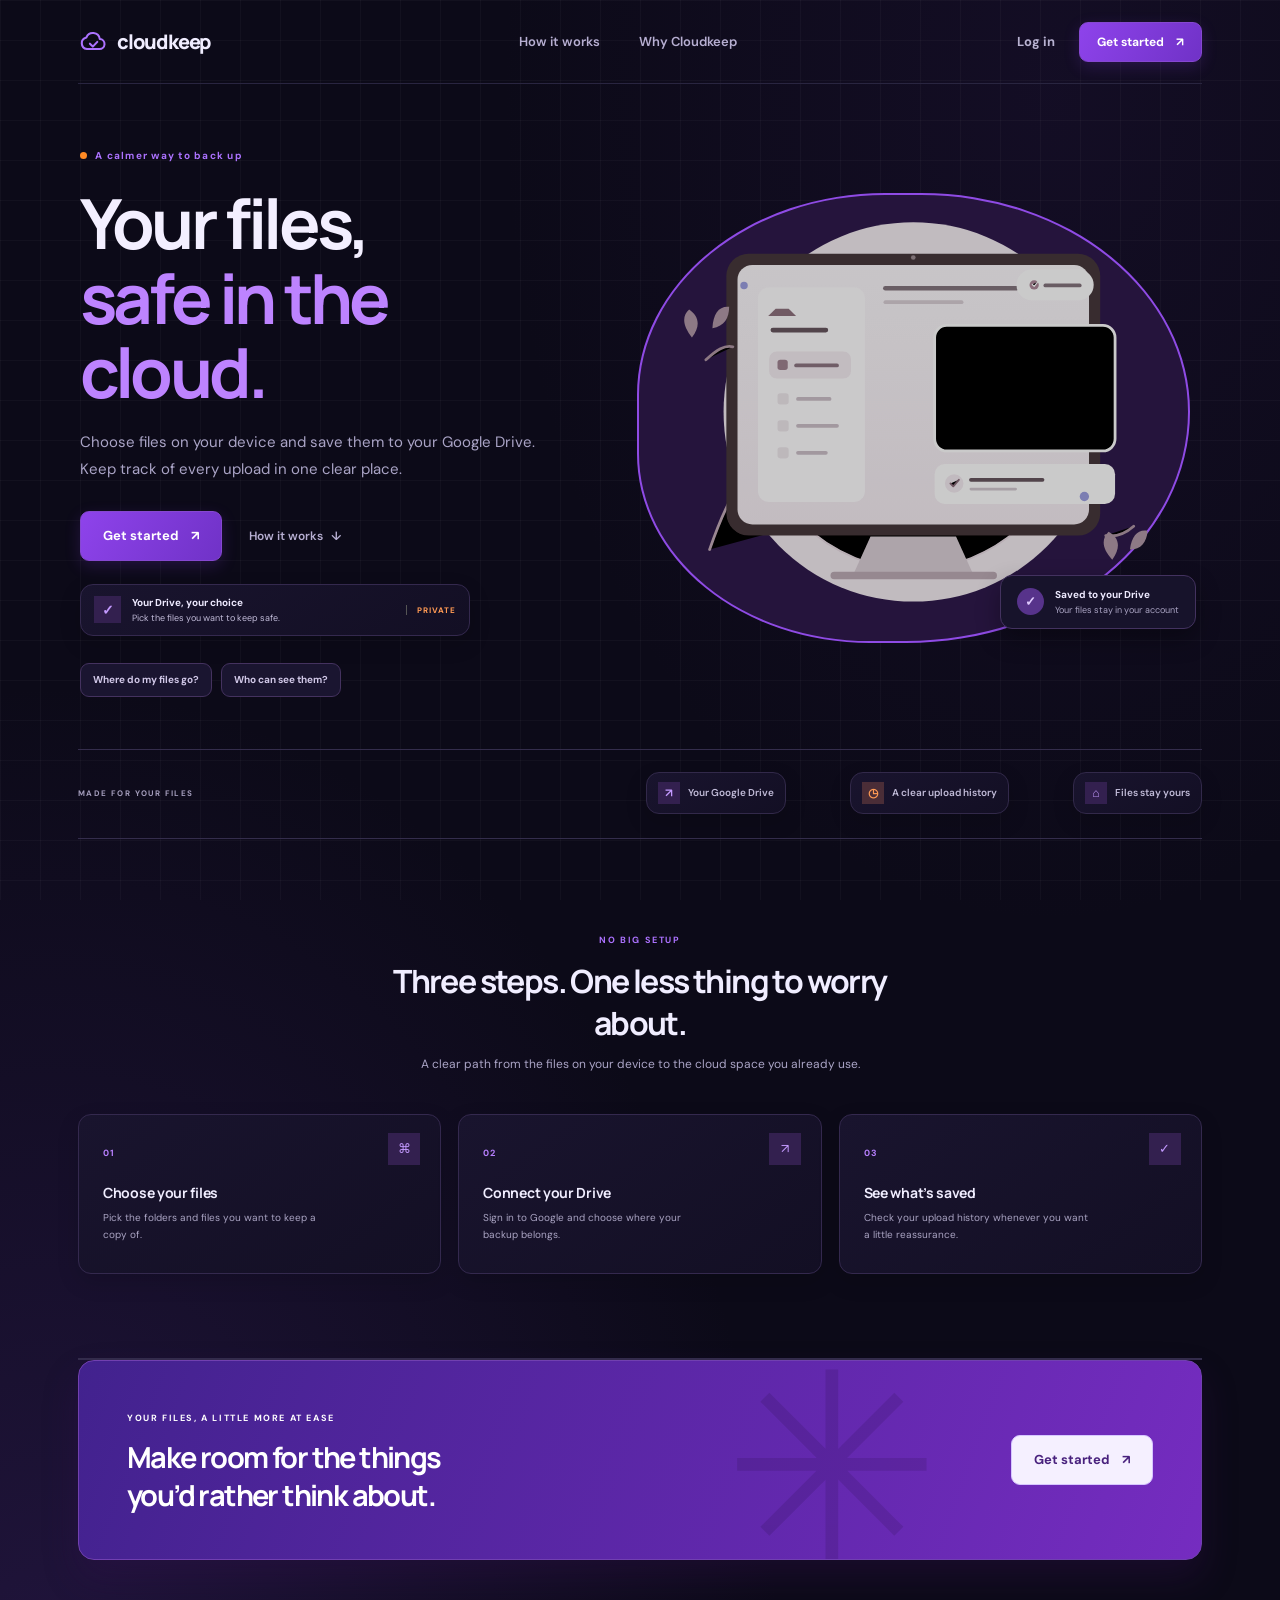
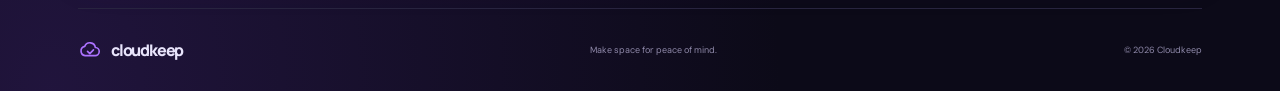
<file: index.html>
<!doctype html>
<html lang="en">
  <head>
    <meta charset="utf-8">
    <meta name="viewport" content="width=device-width, initial-scale=1">
    <meta name="theme-color" content="#100b20">
    <meta name="description" content="A calmer way to back up the files that matter.">
    <title>Cloudkeep — Your files, safely at home in the cloud</title>
    <link rel="preconnect" href="https://fonts.googleapis.com">
    <link rel="preconnect" href="https://fonts.gstatic.com" crossorigin>
    <link href="https://fonts.googleapis.com/css2?family=DM+Sans:wght@400;500;600;700&family=Manrope:wght@400;500;600;700;800&display=swap" rel="stylesheet">
    <link rel="stylesheet" href="styles.css?v=cloud-purple-3">
  </head>
  <body>
    <div class="site-shell">
      <header class="topbar">
        <a class="brand" href="index.html" aria-label="Cloudkeep home">
          <span class="brand-mark" aria-hidden="true"><svg viewBox="0 0 32 32" fill="none"><path d="M9.5 23.5h13.1a5.4 5.4 0 0 0 .6-10.8A7.4 7.4 0 0 0 9 11.1a6.3 6.3 0 0 0 .5 12.4Z" stroke="currentColor" stroke-width="2.2" stroke-linecap="round" stroke-linejoin="round"/><path d="m12.7 17.8 3.1 3.1 4.8-5" stroke="currentColor" stroke-width="2.2" stroke-linecap="round" stroke-linejoin="round"/></svg></span>
          <span>cloudkeep</span>
        </a>
        <nav class="main-nav" aria-label="Main navigation">
          <a href="#how-it-works">How it works</a>
          <a href="#features">Why Cloudkeep</a>
        </nav>
        <div class="nav-actions">
          <a class="button button-quiet" href="login.html">Log in</a>
          <a class="button button-dark button-small" href="login.html">Get started <span aria-hidden="true">↗</span></a>
        </div>
      </header>

      <main>
        <section class="hero">
          <div class="hero-copy">
            <div class="eyebrow"><span class="eyebrow-dot"></span> A calmer way to back up</div>
            <h1>Your files,<br><span>safe in the cloud.</span></h1>
            <p class="hero-description">Choose files on your device and save them to your Google Drive. Keep track of every upload in one clear place.</p>
            <div class="hero-actions">
              <a class="button button-dark button-large" href="login.html">Get started <span aria-hidden="true">↗</span></a>
              <a class="text-link" href="#how-it-works">How it works <span aria-hidden="true">↓</span></a>
            </div>
            <div class="hero-assurance">
              <span class="hero-assurance-mark" aria-hidden="true">✓</span>
              <span class="hero-assurance-copy"><strong>Your Drive, your choice</strong><small>Pick the files you want to keep safe.</small></span>
              <span class="hero-assurance-tag">PRIVATE</span>
            </div>
            <div class="hero-questions" aria-label="Quick answers">
              <button type="button" data-info="storage">Where do my files go?</button>
              <button type="button" data-info="privacy">Who can see them?</button>
            </div>
          </div>
          <div class="hero-visual">
            <div class="hero-art-glow"></div>
            <div class="hero-art-frame">
              <svg class="hero-art" viewBox="0 0 620 500" role="img" aria-labelledby="hero-art-title hero-art-description">
                <title id="hero-art-title">Your files, safely backed up</title>
                <desc id="hero-art-description">An illustrated Cloudkeep workspace showing a landscape photo and files saved to Google Drive.</desc>
                <defs>
                  <linearGradient id="art-screen" x1="310" y1="70" x2="310" y2="380" gradientUnits="userSpaceOnUse"><stop stop-color="#F8FAF5"/><stop offset="1" stop-color="#EAF1E6"/></linearGradient>
                  <linearGradient id="art-sky" x1="390" y1="145" x2="390" y2="270" gradientUnits="userSpaceOnUse"><stop stop-color="#DCEBDD"/><stop offset="1" stop-color="#F6E9D8"/></linearGradient>
                  <clipPath id="art-photo"><rect x="333" y="151" width="194" height="135" rx="13"/></clipPath>
                </defs>
                <circle cx="310" cy="244" r="204" fill="#E9F0E5"/>
                <circle cx="310" cy="244" r="169" stroke="#D7E3D3" stroke-width="2"/>
                <path d="M91 392c25-72 48-99 67-83 18 16 29 51 50 43 19-7 23-50 46-50 18 0 31 31 44 34" stroke="#A2B99D" stroke-width="3" stroke-linecap="round"/>
                <rect x="109" y="74" width="402" height="303" rx="24" fill="#34463A"/>
                <rect x="121" y="86" width="378" height="279" rx="16" fill="url(#art-screen)"/>
                <circle cx="310" cy="78" r="2.5" fill="#87998A"/>
                <rect x="143" y="110" width="115" height="231" rx="12" fill="#FDFEFB"/>
                <path d="M162 133h14l8 8h-30l8-8Z" fill="#678568"/>
                <path d="M159 156h57" stroke="#526451" stroke-width="5" stroke-linecap="round"/>
                <rect x="155" y="179" width="88" height="29" rx="8" fill="#EAF1E7"/>
                <rect x="164" y="188" width="11" height="11" rx="3" fill="#799676"/>
                <path d="M184 194h44" stroke="#70866C" stroke-width="4" stroke-linecap="round"/>
                <rect x="164" y="224" width="12" height="12" rx="3" fill="#E7ECE5"/>
                <path d="M186 230h34" stroke="#BEC8B9" stroke-width="4" stroke-linecap="round"/>
                <rect x="164" y="253" width="12" height="12" rx="3" fill="#E7ECE5"/>
                <path d="M186 259h42" stroke="#BEC8B9" stroke-width="4" stroke-linecap="round"/>
                <rect x="164" y="282" width="12" height="12" rx="3" fill="#E7ECE5"/>
                <path d="M186 288h30" stroke="#BEC8B9" stroke-width="4" stroke-linecap="round"/>
                <path d="M280 111h141" stroke="#73816F" stroke-width="5" stroke-linecap="round"/>
                <path d="M280 126h82" stroke="#CDD5C9" stroke-width="4" stroke-linecap="round"/>
                <g clip-path="url(#art-photo)">
                  <rect x="333" y="151" width="194" height="135" fill="url(#art-sky)"/>
                  <circle cx="476" cy="181" r="19" fill="#EABF84"/>
                  <path d="m319 265 69-77 42 43 39-52 72 82v36H319v-32Z" fill="#9CAD8A"/>
                  <path d="m370 231 18-43 42 43-16-9-11 11-13-14-10 12-10 0Z" fill="#F8F8EF"/>
                  <path d="m438 220 31-41 72 82v23H440l-2-64Z" fill="#6E8A6B"/>
                  <path d="M333 263c28-16 46-15 68-3 20 11 42 13 67 2 20-9 37-9 59 2v22H333v-23Z" fill="#C4D1B7"/>
                </g>
                <rect x="333" y="151" width="194" height="135" rx="13" stroke="#FFFFFF" stroke-width="3"/>
                <rect x="333" y="300" width="194" height="43" rx="11" fill="#FFFFFF"/>
                <circle cx="354" cy="321" r="10" fill="#E8F0E5"/>
                <path d="m350 321 3 3 6-7" stroke="#628262" stroke-width="2" stroke-linecap="round" stroke-linejoin="round"/>
                <path d="M372 317h77" stroke="#536450" stroke-width="4" stroke-linecap="round"/>
                <path d="M372 327h48" stroke="#C5CEC0" stroke-width="3" stroke-linecap="round"/>
                <path d="M264 378h92l19 42H245l19-42Z" fill="#CBD6C7"/>
                <path d="M225 420h171" stroke="#A7B7A3" stroke-width="8" stroke-linecap="round"/>
                <rect x="421" y="91" width="83" height="33" rx="16.5" fill="#FFFFFF"/>
                <circle cx="440" cy="107.5" r="5" fill="#79A078"/>
                <path d="m438 107 2 2 4-5" stroke="#FFFFFF" stroke-width="1.3" stroke-linecap="round" stroke-linejoin="round"/>
                <path d="M452 108h37" stroke="#71816E" stroke-width="4" stroke-linecap="round"/>
                <path d="M87 188c12-11 20-16 29-14m401 203c12 2 21-2 30-10" stroke="#8FA88C" stroke-width="3" stroke-linecap="round"/>
                <path d="M72 164c-10-13-11-23-3-30 10 7 13 17 3 30Zm22-10c1-16 7-24 18-23 0 12-5 21-18 23Zm430 249c-11-12-12-22-4-30 11 6 14 16 4 30Zm19-11c2-15 9-22 19-20-1 12-7 20-19 20Z" fill="#91A98B"/>
                <circle cx="128" cy="108" r="4" fill="#D69E63"/>
                <circle cx="494" cy="335" r="5" fill="#D69E63"/>
              </svg>
            </div>
            <div class="art-note"><span class="art-note-icon">✓</span><span><strong>Saved to your Drive</strong><small>Your files stay in your account</small></span></div>
          </div>
        </section>

        <section class="trust-strip" id="features">
          <p>MADE FOR YOUR FILES</p>
          <div class="trust-items"><span><i>↗</i> Your Google Drive</span><span><i>◷</i> A clear upload history</span><span><i>⌂</i> Files stay yours</span></div>
        </section>

        <section class="how-section" id="how-it-works">
          <div class="section-heading"><span class="eyebrow">NO BIG SETUP</span><h2>Three steps. One less thing to worry about.</h2><p>A clear path from the files on your device to the cloud space you already use.</p></div>
          <div class="steps-grid">
            <article class="step-card"><span class="step-number">01</span><span class="step-icon">⌘</span><h3>Choose your files</h3><p>Pick the folders and files you want to keep a copy of.</p></article>
            <article class="step-card"><span class="step-number">02</span><span class="step-icon">↗</span><h3>Connect your Drive</h3><p>Sign in to Google and choose where your backup belongs.</p></article>
            <article class="step-card"><span class="step-number">03</span><span class="step-icon">✓</span><h3>See what’s saved</h3><p>Check your upload history whenever you want a little reassurance.</p></article>
          </div>
        </section>
        <section class="closing-cta"><div><span class="eyebrow">YOUR FILES, A LITTLE MORE AT EASE</span><h2>Make room for the things<br>you’d rather think about.</h2></div><a class="button button-light button-large" href="login.html">Get started <span aria-hidden="true">↗</span></a></section>
      </main>

      <footer class="footer"><a class="brand" href="index.html"><span class="brand-mark"><svg viewBox="0 0 32 32" fill="none"><path d="M9.5 23.5h13.1a5.4 5.4 0 0 0 .6-10.8A7.4 7.4 0 0 0 9 11.1a6.3 6.3 0 0 0 .5 12.4Z" stroke="currentColor" stroke-width="2.2" stroke-linecap="round" stroke-linejoin="round"/><path d="m12.7 17.8 3.1 3.1 4.8-5" stroke="currentColor" stroke-width="2.2" stroke-linecap="round" stroke-linejoin="round"/></svg></span><span>cloudkeep</span></a><span>Make space for peace of mind.</span><span>© 2026 Cloudkeep</span></footer>
    </div>
    <dialog class="info-dialog" id="info-dialog" aria-labelledby="info-dialog-title">
      <button class="info-dialog-close" type="button" aria-label="Close dialog">×</button>
      <span class="eyebrow" id="info-dialog-label"></span>
      <h2 id="info-dialog-title"></h2>
      <p id="info-dialog-copy"></p>
      <a class="button button-dark button-small" href="login.html">Get started <span aria-hidden="true">↗</span></a>
    </dialog>
    <script src="landing.js" defer></script>
  </body>
</html>
</file>
<file: styles.css>
:root {
  color-scheme: light;
  --ink: #20291f;
  --muted: #717a6f;
  --green: #567b60;
  --green-deep: #365a40;
  --green-pale: #e6eee4;
  --cream: #f7f8f5;
  --line: #e6e9e2;
  --white: #fff;
  --serif: "Manrope", sans-serif;
  --sans: "DM Sans", sans-serif;
}
* { box-sizing: border-box; }
html { scroll-behavior: smooth; }
body { margin: 0; background: var(--cream); color: var(--ink); font-family: var(--sans); -webkit-font-smoothing: antialiased; }
button, input, select { font: inherit; }
button, a { -webkit-tap-highlight-color: transparent; }
a { color: inherit; text-decoration: none; }
button { color: inherit; }
.site-shell { max-width: 1440px; margin: auto; min-height: 100vh; overflow: hidden; padding: 0 6.1%; }
.topbar { height: 84px; display: flex; align-items: center; justify-content: space-between; border-bottom: 1px solid rgba(40,55,38,.08); }
.brand { display: inline-flex; align-items: center; gap: 9px; font: 800 20px var(--serif); letter-spacing: -1.2px; }
.brand-mark { width: 30px; height: 30px; display: inline-grid; place-items: center; color: var(--green); }
.brand-mark svg { width: 30px; height: 30px; }
.main-nav { display: flex; gap: 39px; margin-left: 30px; }
.main-nav a, .button-quiet { color: #626b60; font-size: 13px; font-weight: 600; transition: color .2s; }
.main-nav a:hover, .button-quiet:hover { color: var(--green-deep); }
.nav-actions { display: flex; align-items: center; gap: 23px; }
.button { border: 0; border-radius: 8px; cursor: pointer; display: inline-flex; align-items: center; justify-content: center; gap: 12px; font-weight: 600; transition: transform .2s, background .2s, box-shadow .2s; }
.button:hover { transform: translateY(-1px); }
.button:focus-visible, a:focus-visible, input:focus-visible, select:focus-visible, summary:focus-visible, .password-toggle:focus-visible { outline: 3px solid #9eb8a0; outline-offset: 3px; }
.button-dark { background: var(--ink); color: white; }
.button-dark:hover { background: #354534; box-shadow: 0 6px 18px #273b2a20; }
.button-small { padding: 11px 17px; font-size: 12px; }
.button-large { min-height: 50px; padding: 0 22px; font-size: 13px; }
.button-quiet { padding: 10px 0; background: transparent; cursor: pointer; }
.hero { min-height: 570px; display: grid; grid-template-columns: 1fr .94fr; align-items: center; gap: 4%; padding: 49px 0 39px; }
.hero-copy { padding: 10px 0 0 2px; position: relative; z-index: 1; }
.eyebrow { color: var(--green); font-size: 9px; font-weight: 700; letter-spacing: 1.6px; }
.hero-copy .eyebrow { display: flex; align-items: center; gap: 8px; font-size: 10px; letter-spacing: 1.25px; }
.eyebrow-dot { width: 7px; height: 7px; border-radius: 100%; background: #86a389; box-shadow: 0 0 0 4px #86a38920; }
h1, h2, h3, p { margin-top: 0; }
.hero h1 { font: 700 clamp(42px, 5.15vw, 69px)/1.14 var(--serif); letter-spacing: -4px; margin: 24px 0 19px; }
.hero h1 span { color: #6c876c; }
.hero-description { max-width: 390px; color: var(--muted); font-size: 14px; line-height: 1.85; margin-bottom: 28px; }
.hero-actions { display: flex; align-items: center; gap: 27px; }
.text-link { color: #4a604c; font-size: 12px; font-weight: 600; }
.text-link span { margin-left: 5px; }
.hero-assurance { display: flex; align-items: center; gap: 11px; width: min(100%, 370px); margin-top: 23px; padding: 11px 13px; border: 2px solid #fff; background: #090909; box-shadow: 5px 5px 0 #ff8a24; }
.hero-assurance-mark { width: 27px; height: 27px; flex: 0 0 auto; display: grid; place-items: center; background: #1b0d27; color: #b026ff; font-size: 14px; font-weight: 800; }
.hero-assurance-copy strong, .hero-assurance-copy small { display: block; }
.hero-assurance-copy strong { color: #fff; font-size: 10px; }
.hero-assurance-copy small { margin-top: 3px; color: #aaa; font-size: 9px; }
.hero-assurance-tag { margin-left: auto; padding-left: 10px; border-left: 1px solid #555; color: #ff8a24; font-size: 8px; font-weight: 800; letter-spacing: 1px; }
.hero-proof { display: flex; align-items: center; gap: 14px; margin-top: 47px; }
.avatar-stack { display: flex; padding-left: 2px; }
.avatar-stack span { width: 26px; height: 26px; border-radius: 100%; display: grid; place-items: center; margin-left: -3px; border: 2px solid var(--cream); background: #dbe3d5; color: #50624d; font-size: 9px; font-weight: 700; }
.avatar-stack span:nth-child(2) { background: #ead9c8; color: #7a5841; }
.avatar-stack span:nth-child(3) { background: #e5ddd2; color: #776653; }
.avatar-stack span:nth-child(4) { background: #e8ece4; color: #758270; }
.hero-proof p { color: #899087; font-size: 10px; line-height: 1.7; margin: 0; }
.hero-proof strong { color: #485447; font-weight: 600; }
.hero-visual { position: relative; min-height: 440px; display: grid; place-items: center; }
.visual-glow { position: absolute; width: 390px; height: 390px; border-radius: 100%; background: radial-gradient(circle,#e3ebdf 0%,#edf1e9 42%,transparent 72%); }
.orbit { position: absolute; border: 1px solid #d8e0d4; border-radius: 100%; }
.orbit-one { width: 360px; height: 360px; transform: rotate(24deg) scaleX(1.18); }
.orbit-two { width: 405px; height: 300px; transform: rotate(-37deg) scaleX(1.08); border-color: #e3e8df; }
.cloud-window { z-index: 2; position: relative; width: min(310px, 75%); min-height: 326px; background: #fffefa; border: 1px solid #f0f0e8; border-radius: 15px; box-shadow: 0 26px 65px #394b361b, 0 3px 12px #394b360a; padding: 15px 21px 20px; }
.cloud-window-top { height: 19px; display: flex; justify-content: space-between; align-items: center; color: #b6bdb2; font-size: 8px; }
.window-dots { display: flex; gap: 4px; }
.window-dots i { width: 5px; height: 5px; border-radius: 100%; background: #dce1d8; }
.window-label, .storage-label { font-size: 7px; letter-spacing: 1px; font-weight: 700; }
.window-menu { letter-spacing: 2px; }
.cloud-illustration { height: 133px; display: grid; place-items: center; position: relative; margin: 8px 0 4px; }
.main-cloud { height: 112px; position: relative; z-index: 1; }
.cloud-shadow { position: absolute; width: 110px; height: 12px; border-radius: 50%; background: #dfe7da; filter: blur(9px); bottom: 15px; }
.sparkle { position: absolute; color: #90a38a; }
.sparkle-a { top: 12px; left: 61px; font-size: 13px; }
.sparkle-b { right: 61px; bottom: 20px; font-size: 12px; }
.backup-status { height: 54px; background: #f6f8f3; border-radius: 8px; display: flex; align-items: center; gap: 10px; padding: 0 11px; }
.status-indicator { width: 7px; height: 7px; border-radius: 50%; display: inline-block; background: #78a17a; flex: 0 0 auto; box-shadow: 0 0 0 3px #78a17a20; }
.backup-status b, .backup-status small, .summary-foot strong, .summary-foot small { display: block; }
.backup-status b { font-size: 10px; font-weight: 700; margin-bottom: 3px; }
.backup-status small { color: #919a8d; font-size: 8px; }
.status-arrow { margin-left: auto; color: #8a9a84; font-size: 12px; }
.storage-label { display: flex; justify-content: space-between; color: #939b8f; margin: 15px 1px 7px; font-size: 7px; }
.storage-track { height: 4px; background: #edf0e9; border-radius: 5px; overflow: hidden; }
.storage-track span { width: 68%; height: 100%; display: block; background: #86a389; border-radius: 5px; }
.floating-card { position: absolute; z-index: 3; display: flex; align-items: center; gap: 10px; background: #fffefa; box-shadow: 0 10px 35px #3e503420; padding: 10px 12px; border-radius: 9px; }
.floating-card b, .floating-card small { display: block; white-space: nowrap; }
.floating-card b { font-size: 9px; margin-bottom: 3px; }
.floating-card small { color: #999f96; font-size: 8px; }
.card-photo { top: 84px; right: -3px; transform: rotate(3deg); }
.card-doc { bottom: 73px; left: 2px; transform: rotate(-3deg); }
.file-icon { width: 29px; height: 29px; display: grid; place-items: center; border-radius: 7px; }
.file-icon svg { width: 18px; height: 18px; }
.photo-icon { color: #708c6c; background: #edf1e8; }
.doc-icon { color: #a67d68; background: #f4eae2; }
.tiny-check { margin-left: 5px; display: grid; place-items: center; border-radius: 50%; width: 15px; height: 15px; color: #fff; background: #87a287; font-size: 8px; }
.backup-badge { z-index: 3; position: absolute; right: 5px; bottom: 28px; display: flex; gap: 9px; align-items: center; background: white; border-radius: 9px; padding: 10px 13px; box-shadow: 0 10px 30px #3e50341a; transform: rotate(2deg); }
.badge-check { width: 22px; height: 22px; border-radius: 50%; display: grid; place-items: center; background: #e7eee3; color: #638368; font-size: 12px; }
.backup-badge b, .backup-badge small { display: block; }
.backup-badge b { font-size: 9px; }
.backup-badge small { color: #949a91; font-size: 7px; margin-top: 3px; }
.visual-star { position: absolute; color: #90a38a; }
.star-one { left: 20px; top: 100px; font-size: 19px; }.star-two { right: 0; top: 158px; font-size: 13px; }
.hero { min-height: 620px; grid-template-columns: minmax(0,.92fr) minmax(480px,1.08fr); gap: 5%; padding: 55px 0 52px; }
.hero h1 { max-width: 670px; font-size: clamp(48px,5.4vw,76px); line-height: 1.08; letter-spacing: -4.8px; }
.hero h1 span { color: #6c876c; }
.hero-description { max-width: 470px; font-size: 15px; line-height: 1.8; }
.hero-visual { min-height: 490px; isolation: isolate; }
.hero-art-glow { position: absolute; inset: 4% 2%; border-radius: 48% 52% 55% 45%; background: radial-gradient(ellipse at center,#e7efe3 0%,#edf2e9 52%,#f7f8f500 74%); }
.hero-art-frame { position: relative; width: min(100%,610px); filter: drop-shadow(0 24px 35px #475a3c15); }
.hero-art { display: block; width: 100%; height: auto; overflow: visible; }
.art-note { position: absolute; right: 1%; bottom: 7%; display: flex; align-items: center; gap: 11px; padding: 12px 16px; border: 1px solid #e7ece3; border-radius: 12px; background: #fffefa; box-shadow: 0 12px 35px #354b3219; }
.art-note-icon { width: 27px; height: 27px; display: grid; place-items: center; border-radius: 50%; background: #e9f1e6; color: #5f835e; font-size: 13px; font-weight: 700; }
.art-note strong, .art-note small { display: block; }
.art-note strong { color: #3c4a3b; font-size: 10px; }
.art-note small { margin-top: 3px; color: #899286; font-size: 9px; }
.hero-questions { display: flex; flex-wrap: wrap; gap: 9px; margin-top: 27px; }
.hero-questions button { min-height: 34px; padding: 0 12px; border: 1px solid #e2e8df; border-radius: 18px; background: #fbfcf9; color: #63745f; cursor: pointer; font-size: 10px; font-weight: 600; transition: background .18s,border-color .18s; }
.hero-questions button:hover { background: #edf3ea; border-color: #cbd9c7; }
.info-dialog { position: fixed; width: min(440px,calc(100% - 32px)); padding: 34px; border: 1px solid #e5e9e1; border-radius: 16px; background: #fffefa; color: var(--ink); box-shadow: 0 24px 80px #1f2d2040; }
.info-dialog::backdrop { background: #1f2b2180; backdrop-filter: blur(4px); }
.info-dialog-close { position: absolute; top: 12px; right: 13px; width: 32px; height: 32px; border: 0; border-radius: 50%; background: #f0f3ec; color: #65745f; cursor: pointer; font-size: 21px; line-height: 1; }
.info-dialog .eyebrow { display: block; margin-bottom: 12px; }
.info-dialog h2 { max-width: 330px; margin-bottom: 11px; font: 700 23px/1.25 var(--serif); letter-spacing: -.7px; }
.info-dialog p { margin-bottom: 22px; color: #707a6e; font-size: 13px; line-height: 1.75; }
.info-dialog .button { min-height: 42px; }
.trust-strip { border-top: 1px solid var(--line); border-bottom: 1px solid var(--line); padding: 22px 0 24px; display: flex; align-items: center; justify-content: space-between; }
.trust-strip > p { margin: 0; color: #9aa094; font-size: 8px; font-weight: 700; letter-spacing: 1.4px; }
.trust-items { display: flex; gap: clamp(25px,5vw,75px); }
.trust-items span { color: #666f63; font-size: 10px; font-weight: 600; display: flex; align-items: center; gap: 8px; }
.trust-items i { width: 22px; height: 22px; border-radius: 50%; display: grid; place-items: center; color: #789078; background: #e8eee5; font-size: 12px; font-style: normal; }
.how-section { padding: 88px 0 84px; }
.section-heading { max-width: 530px; margin: auto; text-align: center; }
.section-heading h2, .closing-cta h2 { font: 700 32px/1.3 var(--serif); letter-spacing: -1.6px; margin: 13px 0 10px; }
.section-heading > p { color: #81897e; font-size: 12px; line-height: 1.7; }
.steps-grid { display: grid; grid-template-columns: repeat(3,1fr); gap: 17px; margin-top: 39px; }
.step-card { position: relative; min-height: 160px; padding: 25px 24px 20px; border: 1px solid #e9ece5; border-radius: 10px; background: #fbfcf9; }
.step-number { color: #a1aa9c; font-size: 9px; letter-spacing: 1px; font-weight: 700; }
.step-icon { position: absolute; top: 18px; right: 20px; width: 32px; height: 32px; border-radius: 50%; background: #e8eee5; color: #718a70; display: grid; place-items: center; font-size: 13px; }
.step-card h3 { font: 700 14px var(--serif); letter-spacing: -.3px; margin: 22px 0 7px; }
.step-card p { max-width: 230px; color: #80887c; font-size: 10px; line-height: 1.7; margin-bottom: 0; }
.closing-cta { background: #3f6046; border-radius: 13px; min-height: 200px; padding: 35px 48px; display: flex; align-items: center; justify-content: space-between; position: relative; overflow: hidden; color: white; margin-bottom: 48px; }
.closing-cta:after { content: "✳"; position: absolute; right: 260px; top: -60px; font-size: 260px; opacity: .035; }
.closing-cta .eyebrow { color: #bdcfb7; }
.closing-cta h2 { margin-bottom: 0; font-size: 29px; }
.button-light { background: #f7f8f3; color: #354b37; z-index: 1; }
.button-light:hover { background: white; }
.footer { height: 83px; display: flex; align-items: center; justify-content: space-between; border-top: 1px solid var(--line); color: #90978c; font-size: 9px; }
.footer .brand { color: var(--ink); font-size: 16px; }
.footer .brand-mark, .footer .brand-mark svg { width: 24px; height: 24px; }
.view[hidden] { display: none !important; }
.auth-view { min-height: calc(100vh - 168px); position: relative; display: grid; place-items: center; padding: 55px 0 74px; }
.auth-card { position: relative; z-index: 1; width: min(100%,410px); background: #fffefa; border: 1px solid #eeefe9; border-radius: 13px; box-shadow: 0 18px 55px #394b360d; padding: 29px 38px 26px; }
.auth-brand { font-size: 17px; }
.auth-brand .brand-mark, .auth-brand .brand-mark svg { width: 26px; height: 26px; }
.auth-heading { margin: 30px 0 21px; }
.auth-heading .eyebrow { font-size: 8px; }
.auth-heading h1 { font: 700 34px/1.15 var(--serif); letter-spacing: -1.8px; margin: 11px 0 8px; }
.auth-heading p { color: #858c81; font-size: 11px; margin-bottom: 0; }
.google-button { width: 100%; background: #fff; border: 1px solid #e5e8e1; min-height: 43px; font-size: 11px; color: #354034; }
.google-button:hover { background: #f9faf7; }
.connect-drive-button { margin-top: 14px; }
.connect-drive-button[hidden], .full-button[hidden], .drop-zone[hidden] { display: none; }
.backup-card { width: min(100%,820px); margin: 0 auto; padding: 32px 38px; border: 1px solid #e6ebe3; border-radius: 14px; background: #fffefa; box-shadow: 0 12px 35px #3647330a; }
.backup-card-art { position: relative; width: 100%; height: 112px; display: grid; place-items: center; overflow: hidden; border-radius: 10px; background: radial-gradient(circle at 50% 70%,#e8f0e4 0,#f4f7f1 43%,#fffefa 78%); }
.backup-card-art:before, .backup-card-art:after { position: absolute; content: ""; width: 190px; height: 70px; border: 1px solid #dce7d8; border-radius: 50%; transform: rotate(-15deg); }
.backup-card-art:after { width: 250px; height: 86px; transform: rotate(18deg); }
.backup-card-art .summary-cloud { z-index: 1; font-size: 71px; line-height: 1; }
.backup-card-art .summary-star { position: absolute; z-index: 2; top: 20px; right: calc(50% - 64px); color: #95aa90; font-size: 15px; }
.backup-card-copy { margin: 22px 0 4px; text-align: center; }
.backup-card-copy h2 { margin: 8px 0 6px; color: #344234; font: 700 20px var(--serif); }
.backup-card-copy p { max-width: 450px; margin: 0 auto; color: #808a7e; font-size: 11px; line-height: 1.7; }
.backup-card .connect-drive-button { width: min(100%,310px); align-self: center; margin: 18px auto 0; }
.backup-drop-zone { width: 100%; min-height: 132px; margin: 22px 0 0; border-radius: 10px; }
.backup-drop-zone strong { font-size: 11px; }
.backup-drop-zone small { font-size: 9px; }
.backup-demo { margin-top: 17px; padding: 13px 15px; border: 1px solid #e8ece5; border-radius: 9px; background: #fbfcf9; }
.backup-demo[hidden] { display: none; }
.backup-demo-dropdown summary { display: flex; justify-content: space-between; align-items: center; gap: 12px; color: #65715f; font-size: 9px; cursor: pointer; }
.backup-demo-dropdown summary small { color: #92998e; font-size: 8px; }
.backup-demo ul { display: grid; grid-template-columns: repeat(3,minmax(0,1fr)); gap: 9px; margin: 11px 0 0; padding: 0; list-style: none; }
.backup-demo li label { min-width: 0; display: flex; align-items: center; gap: 8px; padding: 9px; border-radius: 7px; background: #fff; color: #52604f; font-size: 8px; }
.backup-demo li input { margin: 0; accent-color: #70856e; }
.backup-demo-icon { display: grid; place-items: center; width: 27px; height: 29px; flex: 0 0 auto; border-radius: 5px; background: #edf2e9; color: #70856e; font-size: 7px; font-weight: 700; }
.backup-demo li small { display: block; margin-top: 4px; color: #92998e; font-size: 7px; }
.backup-next-link { display: block; margin-top: 19px; color: #58765a; font-size: 10px; font-weight: 600; text-align: center; }
.backup-next-link span { margin-left: 4px; }
.google-g { font-size: 15px; font-weight: 700; background: conic-gradient(from -45deg,#4285f4 0 25%,#34a853 0 50%,#fbbc05 0 75%,#ea4335 0); color: transparent; background-clip: text; }
.divider { display: flex; align-items: center; gap: 11px; color: #a4aa9f; font-size: 9px; margin: 17px 0; }
.divider:before, .divider:after { content: ""; height: 1px; background: #eceee8; flex: 1; }
#login-form > label { display: block; color: #485247; font-size: 10px; font-weight: 600; margin: 14px 0 6px; }
#login-form input[type="email"], #login-form input[type="password"] { width: 100%; height: 40px; border: 1px solid #e4e8e0; border-radius: 6px; padding: 0 11px; outline: none; background: white; font-size: 10px; }
#login-form input::placeholder { color: #b1b6ac; }
#login-form input[type="email"]:focus, #login-form input[type="password"]:focus { border-color: #8ba48b; box-shadow: 0 0 0 3px #8ba48b20; }
.password-wrap { position: relative; }
.password-wrap input { padding-right: 48px; }
.password-toggle { position: absolute; top: 50%; right: 11px; transform: translateY(-50%); border: 0; background: transparent; color: #708070; cursor: pointer; font-size: 9px; }
.form-meta { display: flex; justify-content: space-between; align-items: center; margin: 13px 0 12px; font-size: 9px; }
.remember-label { display: inline-flex; gap: 6px; align-items: center; color: #737c70; }
.remember-label input { accent-color: var(--green); margin: 0; width: 12px; height: 12px; }
.form-meta > a { color: #5c785e; font-weight: 600; }
.auth-submit { width: 100%; }
.auth-submit:disabled { cursor: wait; opacity: .7; transform: none; }
.auth-switch { text-align: center; margin: 17px 0 0; font-size: 10px; color: #899085; }
.auth-switch button, .auth-switch a { border: 0; background: transparent; color: #55775a; font-weight: 700; cursor: pointer; padding: 0; }
.prototype-note { margin: 20px 0 0; border-top: 1px solid #eeefe9; padding-top: 14px; text-align: center; color: #969d91; font-size: 8px; }
.auth-backdrop { pointer-events: none; position: absolute; width: 600px; height: 500px; left: 50%; top: 50%; transform: translate(-50%,-50%); }
.auth-orbit { position: absolute; width: 420px; height: 420px; border: 1px solid #e3e9df; border-radius: 50%; left: 90px; top: 40px; }
.auth-spark { position: absolute; right: 30px; top: 45px; color: #91a68e; font-size: 21px; }
.auth-foot { position: absolute; bottom: 16px; color: #9aa094; font-size: 9px; }
.form-message { color: #9a5045; min-height: 0; margin: 0; font-size: 10px; }
.form-message:not(:empty) { padding: 0 0 10px; }
.dashboard-view { min-height: calc(100vh - 168px); padding: 62px 0 75px; }
.dashboard-view { max-width: 1120px; margin: 0 auto; }
.dashboard-topbar { position: relative; z-index: 5; height: 78px; gap: 12px; }
.dashboard-menu { position: relative; margin-left: 0; }
.dashboard-topbar .profile-avatar { margin-left: auto; }
.profile-avatar { position: relative; display: grid; width: 38px; height: 38px; flex: 0 0 auto; place-items: center; overflow: hidden; border: 1px solid #dfe7dc; border-radius: 50%; background: #e8eee5; color: #4e6a4e; font-size: 11px; font-weight: 700; }
.profile-avatar:hover, .profile-avatar[aria-current="page"] { border-color: #9eb69b; box-shadow: 0 0 0 3px #8ba48b1a; }
.profile-avatar img { width: 100%; height: 100%; object-fit: cover; }
.profile-avatar img[hidden] { display: none; }
.profile-avatar span[hidden] { display: none; }
.dashboard-menu summary { display: inline-flex; min-width: 104px; height: 42px; align-items: center; justify-content: center; gap: 12px; padding: 0 13px; list-style: none; border: 1px solid #e2e7de; border-radius: 8px; background: #fffefa; color: #394739; cursor: pointer; font-size: 12px; font-weight: 600; }
.dashboard-menu summary::-webkit-details-marker { display: none; }
.dashboard-menu summary svg { width: 17px; height: 17px; fill: none; stroke: currentColor; stroke-width: 1.6; stroke-linecap: round; }
.dashboard-menu[open] summary { background: #eef3eb; border-color: #cdd9c9; }
.dashboard-menu-panel { position: absolute; top: calc(100% + 9px); right: 0; width: 220px; padding: 8px; border: 1px solid #e5e9e1; border-radius: 10px; background: #fffefa; box-shadow: 0 16px 38px #2636261a; }
.dashboard-menu-panel nav { display: grid; gap: 3px; }
.dashboard-menu-panel nav a, .menu-logout { display: flex; min-height: 39px; align-items: center; padding: 0 11px; border: 0; border-radius: 6px; background: transparent; color: #596456; font-size: 12px; text-align: left; }
.dashboard-menu-panel nav a:hover, .dashboard-menu-panel nav a[aria-current="page"] { background: #eff3ec; color: #365a40; }
.dashboard-menu-panel nav a[aria-current="page"] { font-weight: 700; }
.menu-logout { width: 100%; margin-top: 6px; border-top: 1px solid #eef0ea; border-radius: 0 0 6px 6px; color: #8f5c53; cursor: pointer; }
.menu-logout:hover { background: #f8efec; }
.profile-card { width: min(100%,760px); margin: 22px auto 0; padding: 30px; border: 1px solid #e5eae2; border-radius: 13px; background: #fffefa; box-shadow: 0 10px 30px #3647330a; }
.profile-identity { display: flex; align-items: center; gap: 19px; padding-bottom: 25px; border-bottom: 1px solid #edf0ea; }
.profile-large-avatar { display: grid; width: 76px; height: 76px; flex: 0 0 auto; place-items: center; overflow: hidden; border: 1px solid #dfe7dc; border-radius: 50%; background: #e8eee5; color: #4e6a4e; font-size: 21px; font-weight: 700; }
.profile-large-avatar img { width: 100%; height: 100%; object-fit: cover; }
.profile-large-avatar img[hidden], .profile-large-avatar span[hidden] { display: none; }
.profile-identity .eyebrow { font-size: 8px; }
.profile-identity h2 { margin: 7px 0 4px; color: #354335; font: 700 21px var(--serif); letter-spacing: -.6px; overflow-wrap: anywhere; }
.profile-identity p { margin: 0; color: #798375; font-size: 11px; overflow-wrap: anywhere; }
.profile-details { margin: 0; }
.profile-details > div { display: grid; grid-template-columns: minmax(150px,.7fr) minmax(0,1.3fr); gap: 18px; padding: 17px 0; border-bottom: 1px solid #edf0ea; }
.profile-details dt { color: #858e80; font-size: 10px; }
.profile-details dd { margin: 0; color: #3e4c3c; font-size: 11px; font-weight: 600; overflow-wrap: anywhere; }
.profile-note { max-width: 560px; margin: 19px 0 20px; color: #828b7d; font-size: 10px; line-height: 1.7; }
.profile-back-link { min-height: 39px; }
.dashboard-top { display: flex; justify-content: space-between; align-items: center; margin-bottom: 26px; }
.dashboard-top h1 { font: 700 33px var(--serif); letter-spacing: -1.5px; margin: 9px 0 5px; }
.dashboard-top p { color: #838b7f; font-size: 11px; margin: 0; }
.wave { color: #789276; font-size: 24px; }
.logout-button { font-size: 11px; }
.home-heading { align-items: flex-end; margin-bottom: 28px; }
.home-heading h1 { margin: 8px 0 0; font-size: 39px; }
.home-date { padding-bottom: 5px; color: #879184; font-size: 12px; }
.overview-grid { display: grid; grid-template-columns: repeat(2,minmax(0,1fr)); gap: 26px; }
.overview-card { position: relative; min-height: 228px; display: flex; align-items: stretch; overflow: hidden; padding: 27px 30px; border: 1px solid #e4e9e1; border-radius: 15px; background: #fffefa; box-shadow: 0 6px 22px #36473308; transition: transform .18s, border-color .18s, box-shadow .18s; }
.overview-card:after { position: absolute; content: ""; width: 58%; height: 100%; top: 0; right: 0; background: linear-gradient(90deg,#fffefa00 0%,#f4f7f1 48%); }
.overview-card:hover { transform: translateY(-3px); border-color: #cbd8c7; box-shadow: 0 15px 32px #36473312; }
.overview-card-copy { z-index: 1; position: relative; display: flex; flex: 1 1 52%; flex-direction: column; align-items: flex-start; }
.overview-icon { width: 44px; height: 44px; display: grid; place-items: center; margin-bottom: 24px; border-radius: 12px; background: #edf2e9; color: #628064; font-size: 21px; }
.overview-card h2 { max-width: 235px; margin: 0; color: #303d31; font: 700 20px/1.3 var(--serif); letter-spacing: -.5px; }
.overview-art { position: absolute; z-index: 1; width: 46%; height: 100%; right: 7px; bottom: 0; display: grid; place-items: center; pointer-events: none; }
.overview-art svg { width: 100%; max-width: 220px; height: auto; overflow: visible; filter: drop-shadow(0 9px 11px #596b4a12); }
.overview-card-backup { background-color: #fffefa; }
.overview-card-activity:after { background: linear-gradient(90deg,#fffefa00 0%,#faf4ef 48%); }
.overview-card-planner:after { background: linear-gradient(90deg,#fffefa00 0%,#f3f5ed 48%); }
.overview-card-cleanup:after { background: linear-gradient(90deg,#fffefa00 0%,#f7f1ed 48%); }
.overview-link { display: flex; align-items: center; gap: 7px; margin-top: auto; padding-top: 18px; color: #58765a; font-size: 12px; font-weight: 700; }
.overview-link b { font-size: 14px; font-weight: 500; }
.overview-status-card { display: flex; align-items: center; justify-content: space-between; gap: 24px; margin-top: 28px; padding: 25px 28px; border: 1px solid #e4e9e1; border-radius: 12px; background: #eef3eb; }
.overview-status-card h2 { margin: 7px 0 0; color: #364836; font: 700 17px var(--serif); }
.dashboard-footer { justify-content: flex-start; }
.preview-banner { display: flex; gap: 11px; align-items: center; padding: 11px 13px; border-radius: 7px; color: #66755e; background: #eaf0e7; margin-bottom: 17px; }
.preview-banner[hidden], .upload-progress[hidden], .empty-state[hidden], .activity-list[hidden] { display: none; }
.preview-banner > span { width: 16px; height: 16px; display: grid; place-items: center; border: 1px solid #a3b29c; border-radius: 50%; font-size: 10px; font-weight: 700; flex: 0 0 auto; }
.preview-banner p { font-size: 9px; margin: 0; line-height: 1.5; flex: 1; }
.preview-banner strong { color: #4e644b; }
.preview-banner button { border: 0; background: none; color: #80917c; cursor: pointer; font-size: 17px; }
.dashboard-grid { display: grid; grid-template-columns: minmax(240px,.78fr) minmax(0,1.55fr); gap: 17px; align-items: stretch; }
.summary-card, .activity-card { background: #fffefa; border: 1px solid #e9ece5; border-radius: 10px; }
.summary-card { padding: 21px; overflow: hidden; position: relative; }
.summary-head { display: flex; align-items: flex-start; justify-content: space-between; }
.summary-head h2, .activity-head h2 { font: 700 17px var(--serif); letter-spacing: -.6px; margin: 7px 0 0; }
.drive-mark { width: 29px; height: 29px; display: grid; place-items: center; border-radius: 7px; background: #f0f3ec; color: #71856b; font-size: 12px; font-weight: 700; position: relative; }
.drive-mark span { position: absolute; right: 3px; top: 1px; font-size: 7px; color: #a3ae9e; }
.summary-art { height: 150px; position: relative; display: grid; place-items: center; margin: 2px 0 6px; overflow: hidden; }
.summary-art:before { content: ""; position: absolute; width: 130px; height: 130px; border-radius: 50%; background: #f0f4ed; }
.summary-cloud { z-index: 1; color: #7e9b7b; font-size: 80px; text-shadow: 0 10px 15px #526d5722; }
.summary-star { z-index: 1; position: absolute; right: 29%; top: 22px; color: #95aa90; font-size: 16px; }
.summary-orbit { position: absolute; width: 200px; height: 85px; border: 1px solid #e1e9dc; border-radius: 50%; transform: rotate(-20deg); }
.summary-foot { border-top: 1px solid #eceee8; display: flex; gap: 10px; align-items: center; padding: 14px 0 15px; }
.summary-foot strong { font-size: 10px; margin-bottom: 4px; }
.summary-foot small { color: #92998e; font-size: 9px; }
.full-button { width: 100%; min-height: 43px; font-size: 10px; }
.drive-connect-copy { color: #9aa094; text-align: center; font-size: 8px; margin: 10px 0 0; }
.activity-card { padding: 21px 22px 13px; display: flex; flex-direction: column; min-height: 425px; }
.activity-head { display: flex; justify-content: space-between; align-items: center; }
.activity-head h2 { font-size: 18px; }
.clear-button { border: 0; background: transparent; color: #818a7e; font-size: 9px; cursor: pointer; }
.clear-button:hover { color: #a14f44; }
.activity-controls { display: flex; gap: 8px; margin: 16px 0 6px; }
.search-box { height: 33px; display: flex; align-items: center; gap: 7px; padding: 0 9px; flex: 1; border: 1px solid #e8ebe4; border-radius: 6px; color: #939c90; }
.search-box > span { font-size: 19px; transform: rotate(-20deg); }
.search-box input { min-width: 0; width: 100%; border: 0; outline: 0; color: var(--ink); background: transparent; font-size: 9px; }
.search-box input::placeholder { color: #abb1a7; }
.activity-controls select { border: 1px solid #e8ebe4; border-radius: 6px; color: #6f786b; background: #fffefa; padding: 0 9px; font-size: 9px; }
.activity-controls select#activity-sort { max-width: 150px; }
.list-sort-control { display: flex; align-items: center; gap: 7px; width: fit-content; margin: 8px 0; color: #879084; font-size: 8px; white-space: nowrap; }
.list-sort-control select { min-height: 28px; max-width: 100%; border: 1px solid #e8ebe4; border-radius: 6px; padding: 0 8px; background: #fffefa; color: #62745f; font: 500 8px var(--sans); }
.selected-files-panel > .list-sort-control { margin: 12px 0 5px auto; justify-content: flex-end; }
.timeline-head-actions { display: flex; align-items: center; gap: 13px; }
.timeline-head-actions .list-sort-control { margin: 0; }
.timeline-refresh { border: 1px solid #e8ebe4; border-radius: 6px; padding: 6px 9px; background: #fffefa; color: #62745f; font: 500 8px var(--sans); cursor: pointer; }
.timeline-refresh:hover { background: #edf3e9; }
.timeline-refresh:disabled { cursor: progress; opacity: .6; }
.timeline-controls { display: flex; align-items: center; gap: 8px; margin-top: 14px; }
.timeline-controls .search-box { height: 31px; }
.timeline-controls select { min-height: 31px; border: 1px solid #e8ebe4; border-radius: 6px; padding: 0 8px; background: #fffefa; color: #6f786b; font-size: 8px; }
.timeline-folder-toolbar { display: flex; align-items: center; flex-wrap: wrap; gap: 8px; margin-top: 13px; }
.timeline-folder-form { display: flex; align-items: center; gap: 6px; flex: 1 1 230px; }
.timeline-folder-form input { min-width: 0; flex: 1; height: 31px; border: 1px solid #e8ebe4; border-radius: 6px; padding: 0 9px; outline: none; color: var(--ink); font-size: 9px; }
.timeline-folder-form input:focus { border-color: #8ba48b; box-shadow: 0 0 0 3px #8ba48b20; }
.timeline-folder-form button, .timeline-folder-delete { min-height: 31px; border: 1px solid #e8ebe4; border-radius: 6px; padding: 0 9px; background: #fffefa; color: #58765a; font-size: 8px; cursor: pointer; }
.timeline-folder-form button:hover, .timeline-folder-delete:hover { border-color: #9bb294; background: #f6f9f4; }
.timeline-folder-view { display: flex; align-items: center; gap: 6px; color: #879084; font-size: 8px; white-space: nowrap; }
.timeline-folder-view select, .timeline-event-folder { min-height: 31px; max-width: 190px; border: 1px solid #e8ebe4; border-radius: 6px; padding: 0 8px; background: #fffefa; color: #62745f; font-size: 8px; }
.timeline-folder-delete[hidden] { display: none; }
.timeline-message { margin: 9px 0 0; color: #a45b4f; font-size: 9px; }
.timeline-message[hidden] { display: none; }
.reminder-sort-control { margin: 8px 0 3px auto; }
.deletion-group-card > .list-sort-control { margin: 8px 0 10px; }
.deletion-other-card > .list-sort-control { margin: 13px 0 4px; }
.drop-zone { min-height: 83px; margin: 11px 0 6px; padding: 13px; display: flex; justify-content: center; align-items: center; gap: 11px; border: 1px dashed #b7c7b2; border-radius: 8px; background: #f8faf6; color: #70856e; cursor: pointer; transition: background .18s, border-color .18s, transform .18s; }
.drop-zone:hover, .drop-zone.is-dragging { border-color: #6f936f; background: #edf4ea; }
.drop-zone.is-dragging { transform: scale(1.01); }
.drop-zone.is-busy { opacity: .6; pointer-events: none; }
.drop-zone-icon { display: grid; place-items: center; width: 29px; height: 29px; border-radius: 50%; background: #e7eee3; font-size: 18px; }
.drop-zone strong, .drop-zone small { display: block; }
.drop-zone strong { color: #50674f; font-size: 9px; }
.drop-zone small { margin-top: 4px; color: #929b8e; font-size: 8px; }
.selected-files-panel[hidden] { display: none; }
.selected-files-panel { margin-top: 18px; padding: 17px; border: 1px solid #e6ebe3; border-radius: 9px; background: #fbfcf9; }
.selected-files-heading { display: flex; align-items: center; justify-content: space-between; gap: 12px; }
.selected-files-heading h3 { margin: 0; color: #394639; font: 700 12px var(--serif); }
.selected-files-heading h3 span { margin-left: 4px; color: #8b9588; font: 500 10px var(--sans); }
.clear-selection { border: 0; background: transparent; color: #828c7f; cursor: pointer; font-size: 9px; }
.clear-selection:hover { color: #a45b4f; }
.clear-selection:disabled { cursor: not-allowed; opacity: .55; }
.selected-path-label { display: block; margin: 14px 0 6px; color: #65715f; font-size: 9px; font-weight: 600; }
.selected-files-panel textarea { width: 100%; min-height: 60px; resize: vertical; border: 1px solid #e6ebe3; border-radius: 6px; padding: 8px 10px; background: #fff; color: #566152; font: 10px/1.6 var(--sans); }
.selected-files-panel textarea::placeholder { color: #a2aa9f; }
.selected-path-note { display: block; margin-top: 5px; color: #939b91; font-size: 8px; line-height: 1.5; }
.selected-file-list { max-height: 190px; overflow-y: auto; list-style: none; margin: 11px 0 0; padding: 0; }
.selected-file-list li { display: grid; grid-template-columns: minmax(0,1fr) auto auto; align-items: center; gap: 12px; min-height: 35px; border-bottom: 1px solid #edf0ea; }
.selected-file-path { min-width: 0; overflow: hidden; color: #4f5b4d; font-size: 9px; text-overflow: ellipsis; white-space: nowrap; }
.selected-file-list small { color: #91998e; font-size: 8px; white-space: nowrap; }
.selected-file-remove { width: 25px; height: 25px; border: 0; border-radius: 50%; background: transparent; color: #8e978a; cursor: pointer; font-size: 16px; }
.selected-file-remove:hover { background: #f7eeeb; color: #a45b4f; }
.selected-file-remove:disabled, .upload-selected-button:disabled { cursor: not-allowed; opacity: .55; }
.upload-selected-button { width: 100%; margin-top: 14px; }
.upload-progress { padding: 8px 2px; color: #657f64; font-size: 9px; }
.activity-table-wrap { width: 100%; margin-top: 17px; overflow-x: auto; }
.activity-table-wrap[hidden] { display: none; }
.activity-table { width: 100%; min-width: 680px; border-collapse: collapse; table-layout: fixed; text-align: left; }
.activity-table th { padding: 11px 12px; border-bottom: 1px solid #e7ebe4; color: #828b7f; font-size: 9px; font-weight: 600; }
.activity-table th:first-child { width: 20%; }
.activity-table th:nth-child(2) { width: 35%; }
.activity-table th:nth-child(3) { width: 12%; }
.activity-table th:nth-child(4) { width: 18%; }
.activity-table th:nth-child(5) { width: 25%; }
.activity-table td { padding: 13px 12px; border-bottom: 1px solid #eff1ed; color: #687264; font-size: 9px; vertical-align: middle; }
.activity-table .activity-row { display: table-row; min-height: 0; }
.activity-row:last-child td { border-bottom: 0; }
.activity-file-name { display: block; overflow: hidden; color: #394639; font-size: 10px; font-weight: 600; text-overflow: ellipsis; white-space: nowrap; }
.activity-status { display: inline-block; margin-top: 4px; color: #6e8a70; font-size: 8px; }
.activity-status.status-failed { color: #a45b4f; }
.activity-drive-status { color: #6e8a70; font-size: 8px; white-space: nowrap; }
.activity-drive-status.is-deleted { color: #92998e; }
.activity-drive-status.is-unavailable { color: #a45b4f; }
.activity-status-demo, .activity-demo-note { color: #92998e; font-size: 8px; }
.activity-demo-note { margin: 10px 0 0; }
.activity-deletion-date { color: #58765a !important; }
.activity-deletion-date:empty { color: #a0a79d !important; }
.activity-empty-cell { padding: 24px 12px !important; color: #92998e !important; text-align: center; }
.notice-error { background: #f5e9e5; color: #94594f; }
.activity-status.status-failed { color: #a45b4f; }
.activity-status.status-failed i { background: #b87869; }
.activity-list { flex: 1; }
.activity-row { min-height: 52px; display: grid; grid-template-columns: 30px minmax(0,1fr) auto auto; gap: 10px; align-items: center; border-bottom: 1px solid #f0f1ed; }
.activity-file-icon { width: 28px; height: 30px; border-radius: 6px; display: grid; place-items: center; font-size: 12px; background: #eef2e9; color: #738971; }
.activity-file-icon.pdf { color: #a87560; background: #f6ece5; }
.activity-file-icon.image { color: #6d8d82; background: #e9f1ec; }
.activity-file-icon.archive { color: #8c7d9b; background: #f0edf4; }
.activity-file-name { overflow: hidden; text-overflow: ellipsis; white-space: nowrap; font-size: 9px; font-weight: 600; margin-bottom: 4px; }
.activity-file-meta { color: #9ba195; font-size: 8px; }
.activity-status { display: inline-flex; align-items: center; gap: 5px; color: #6e8a70; font-size: 8px; white-space: nowrap; }
.activity-status i { width: 5px; height: 5px; border-radius: 50%; background: #86a488; }
.activity-date { color: #9ba195; font-size: 8px; white-space: nowrap; }
.empty-state { flex: 1; min-height: 195px; display: flex; align-items: center; justify-content: center; flex-direction: column; text-align: center; }
.empty-icon { color: #9bae96; font-size: 28px; }
.empty-state h3 { font: 700 13px var(--serif); margin: 8px 0 6px; }
.empty-state p { max-width: 260px; color: #8b9387; font-size: 9px; line-height: 1.6; margin-bottom: 9px; }
.empty-state .text-link { border: 0; background: none; cursor: pointer; font-size: 9px; }
.activity-foot { border-top: 1px solid #eff0ec; padding-top: 11px; display: flex; align-items: center; justify-content: space-between; color: #9ba195; font-size: 8px; }
.activity-foot > span:first-child { display: flex; align-items: center; gap: 7px; }
.activity-foot .status-indicator { width: 5px; height: 5px; }
.dashboard-tools { display: grid; grid-template-columns: minmax(0,1.05fr) minmax(340px,.95fr); gap: 28px; margin-top: 20px; }
.timeline-card, .calendar-card { min-width: 0; background: #fffefa; border: 1px solid #e4e9e1; border-radius: 12px; padding: 27px 28px; box-shadow: 0 5px 18px #36473308; }
.timeline-count { color: #92998e; font-size: 9px; }
.timeline-list { margin-top: 22px; }
.timeline-controls + .timeline-message:not([hidden]) + .timeline-list, .timeline-controls + .timeline-list { margin-top: 13px; }
.timeline-no-matches { padding: 12px 0; color: #92998e; font-size: 9px; }
.timeline-event { display: grid; grid-template-columns: 18px minmax(0,1fr); gap: 10px; position: relative; padding-bottom: 20px; }
.timeline-event:not(:last-child):before { content: ""; position: absolute; left: 6px; top: 13px; bottom: 0; width: 1px; background: #e5eae1; }
.timeline-marker { z-index: 1; width: 13px; height: 13px; margin-top: 2px; display: block; border: 3px solid #e3ede0; border-radius: 50%; background: #779477; }
.timeline-event-failed .timeline-marker { background: #b87869; border-color: #f3e7e2; }
.timeline-content { min-width: 0; }
.timeline-event-heading { display: flex; justify-content: space-between; gap: 10px; align-items: center; }
.timeline-event-heading a { min-width: 0; overflow: hidden; color: #374237; font-size: 10px; font-weight: 700; text-overflow: ellipsis; white-space: nowrap; }
.timeline-event-heading a:hover { color: #58765a; text-decoration: underline; }
.timeline-event-status { color: #6e8a70; font-size: 8px; white-space: nowrap; }
.timeline-event-status.status-failed { color: #a45b4f; }
.timeline-event-status.status-deleted { color: #92998e; }
.timeline-event-demo-status, .timeline-event-demo-label { color: #8b9387; font-size: 8px; white-space: nowrap; }
.timeline-content p { color: #92998e; font-size: 8px; margin: 4px 0; }
.timeline-event-meta { display: flex; align-items: center; justify-content: space-between; flex-wrap: wrap; gap: 5px 10px; }
.timeline-event-meta p { margin: 4px 0; }
.timeline-event-folder { min-height: 25px; max-width: 160px; padding: 0 6px; }
.timeline-content time { color: #a1a79d; font-size: 8px; }
.timeline-content .timeline-event-error { margin-top: 7px; color: #a45b4f; font-size: 8px; line-height: 1.5; }
.timeline-empty p { max-width: 230px; color: #8b9387; font-size: 9px; line-height: 1.6; margin-bottom: 8px; }
.timeline-empty { min-height: 170px; display: flex; align-items: center; justify-content: center; flex-direction: column; text-align: center; }
.timeline-empty[hidden] { display: none; }
.timeline-empty h3 { font: 700 12px var(--serif); margin: 8px 0 5px; }
.timeline-empty p { max-width: 230px; color: #8b9387; font-size: 9px; line-height: 1.6; margin-bottom: 0; }
.calendar-heading { margin-bottom: 16px; }
.calendar-nav { display: flex; gap: 5px; }
.calendar-nav-button, .calendar-today { border: 1px solid #e8ebe4; border-radius: 6px; background: #fffefa; color: #62745f; cursor: pointer; }
.calendar-nav-button { width: 27px; height: 27px; font-size: 19px; line-height: 1; }
.calendar-nav-button:hover, .calendar-today:hover { background: #edf3e9; }
.calendar-month { display: flex; align-items: center; justify-content: space-between; margin-bottom: 12px; }
.calendar-month strong { font: 700 13px var(--serif); }
.calendar-today { padding: 5px 9px; font-size: 8px; }
.calendar-grid { display: grid; grid-template-columns: repeat(7,minmax(0,1fr)); text-align: center; }
.calendar-weekdays { color: #9ba195; font-size: 8px; font-weight: 600; margin-bottom: 4px; }
.calendar-weekdays span { padding: 5px 0; }
.calendar-days { row-gap: 2px; }
.calendar-day { justify-self: center; position: relative; width: 31px; height: 31px; border: 0; border-radius: 50%; background: transparent; color: #566153; cursor: pointer; font-size: 9px; }
.calendar-day:hover { background: #f0f4ed; }
.calendar-day.is-today { box-shadow: inset 0 0 0 1px #89a287; }
.calendar-day.is-selected { background: #43664a; color: white; }
.calendar-day-empty { cursor: default; }
.calendar-reminder-dot { position: absolute; width: 4px; height: 4px; bottom: 3px; left: calc(50% - 2px); border-radius: 50%; background: #789477; }
.calendar-day.is-selected .calendar-reminder-dot { background: white; }
.reminder-panel { border-top: 1px solid #eff0ec; margin-top: 13px; padding-top: 13px; }
.reminder-panel h3 { font: 700 10px var(--serif); margin: 0 0 9px; }
.reminder-form { display: flex; gap: 7px; }
.reminder-form textarea { flex: 1; min-width: 0; min-height: 35px; resize: vertical; border: 1px solid #e8ebe4; border-radius: 6px; padding: 8px 9px; outline: none; background: #fff; color: var(--ink); font: 9px/1.35 var(--sans); }
.reminder-form textarea:focus { border-color: #8ba48b; box-shadow: 0 0 0 3px #8ba48b20; }
.reminder-form textarea::placeholder { color: #abb1a7; }
.reminder-form button { width: 34px; min-height: 33px; padding: 0; font-size: 17px; }
.reminder-message { color: #a45b4f; font-size: 8px; margin: 6px 0 0; }
.reminder-list { list-style: none; padding: 0; margin: 7px 0 0; }
.reminder-item { display: flex; align-items: center; gap: 8px; min-height: 31px; border-bottom: 1px solid #f1f2ee; }
.reminder-item input { accent-color: var(--green); width: 12px; height: 12px; margin: 0; }
.reminder-title { flex: 1; color: #4c5849; font-size: 9px; overflow-wrap: anywhere; }
.reminder-item.is-complete .reminder-title { color: #a0a69d; text-decoration: line-through; }
.reminder-delete { width: 24px; height: 24px; border: 0; border-radius: 50%; background: transparent; color: #a1a79d; cursor: pointer; font-size: 16px; }
.reminder-delete:hover { color: #a45b4f; background: #f7eeeb; }
.reminder-empty { color: #9ba195; padding: 8px 0 2px; font-size: 8px; }
.planner-grid { align-items: start; }
.cleanup-layout { display: grid; grid-template-columns: minmax(0,1fr); gap: 20px; margin-top: 24px; }
.cleanup-card { min-width: 0; background: #fffefa; border: 1px solid #e4e9e1; border-radius: 12px; padding: 27px 28px; box-shadow: 0 5px 18px #36473308; }
.deletion-form-card { width: min(100%,720px); justify-self: center; }
.deletion-groups { display: grid; grid-template-columns: repeat(3,minmax(0,1fr)); gap: 15px; align-items: stretch; }
.deletion-demo-note { grid-column: 1 / -1; margin: 0; color: #858e81; font-size: 9px; }
.deletion-demo-note[hidden] { display: none; }
.deletion-group-card { padding: 21px 19px; }
.deletion-group-heading { display: flex; align-items: center; justify-content: space-between; gap: 10px; }
.deletion-group-heading h2 { margin: 0; color: #374237; font: 700 15px var(--serif); }
.deletion-group-heading > span { min-width: 23px; padding: 4px 7px; border-radius: 20px; background: #eef3eb; color: #647b61; font-size: 9px; text-align: center; }
.deletion-group-note { min-height: 28px; margin: 8px 0 4px; color: #91998e; font-size: 8px; line-height: 1.5; }
.deletion-group-empty { margin: 13px 0 0; color: #9ba195; font-size: 9px; }
.deletion-group-empty[hidden], .deletion-other-card[hidden] { display: none; }
.deletion-other-card { width: min(100%,720px); justify-self: center; }
.deletion-warning { display: flex; align-items: flex-start; gap: 11px; margin-top: 16px; background: #f3f2e9; color: #65705b; }
.deletion-warning > span { flex: 0 0 auto; width: 19px; height: 19px; display: grid; place-items: center; border-radius: 50%; background: #e5e5d6; font-size: 11px; font-weight: 700; }
.deletion-warning p { margin: 0; font-size: 10px; line-height: 1.65; }
.deletion-warning strong { color: #4b5747; }
.deletion-form { display: flex; flex-direction: column; gap: 9px; margin-top: 18px; }
.deletion-form > label:not(.deletion-confirm) { color: #64705f; font-size: 9px; font-weight: 600; margin-top: 5px; }
.deletion-form select, .deletion-form input[type="datetime-local"] { width: 100%; min-height: 39px; border: 1px solid #e8ebe4; border-radius: 6px; background: white; color: #505b4d; padding: 0 10px; font-size: 10px; }
.deletion-hint { margin-top: -5px; color: #92998e; font-size: 8px; }
.deletion-form select:disabled { color: #9ba195; background: #f7f8f5; }
.deletion-confirm { display: flex; align-items: flex-start; gap: 8px; margin: 7px 0; color: #7b8477; font-size: 9px; line-height: 1.5; }
.deletion-confirm input { flex: 0 0 auto; margin: 1px 0 0; accent-color: var(--green); }
.full-button { width: 100%; }
.deletion-form button:disabled { cursor: not-allowed; opacity: .55; }
.deletion-row { display: flex; align-items: center; justify-content: space-between; gap: 14px; padding: 14px 0; border-bottom: 1px solid #f0f1ed; }
.deletion-actions { display: flex; align-items: center; gap: 5px; flex: 0 0 auto; }
.deletion-info { min-width: 0; display: grid; grid-template-columns: minmax(0,1fr) auto auto; gap: 6px 10px; align-items: center; }
.deletion-info strong { overflow: hidden; color: #374237; font-size: 10px; text-overflow: ellipsis; white-space: nowrap; }
.deletion-info .deletion-file-name { grid-column: 1 / -1; }
.deletion-info time { color: #92998e; font-size: 8px; white-space: nowrap; }
.deletion-file-size { color: #92998e; font-size: 8px; white-space: nowrap; }
.deletion-status { grid-column: 1 / -1; color: #6e8a70; font-size: 8px; }
.deletion-status-failed { color: #a45b4f; }
.deletion-status-trashed, .deletion-status-cancelled { color: #92998e; }
.deletion-status-demo { color: #879184; font-style: italic; }
.deletion-cancel, .deletion-change { flex: 0 0 auto; border: 1px solid #e8ebe4; border-radius: 6px; padding: 6px 9px; background: #fffefa; color: #727b6f; cursor: pointer; font-size: 8px; }
.deletion-change { border-color: #dce6d8; color: #58765a; }
.deletion-cancel:hover { border-color: #d2a59a; color: #a45b4f; }
.deletion-change:hover { border-color: #9bb294; background: #f6f9f4; }
.deletion-edit-date { min-width: 0; width: 100%; grid-column: 1 / -1; min-height: 30px; border: 1px solid #dce6d8; border-radius: 5px; padding: 0 6px; color: #505b4d; font-size: 8px; }
.deletion-actions button:disabled { cursor: progress; opacity: .6; }
.deletion-error { grid-column: 1 / -1; margin: 2px 0 0; color: #a45b4f; font-size: 8px; line-height: 1.5; }
.visually-hidden { position: absolute; width: 1px; height: 1px; padding: 0; margin: -1px; overflow: hidden; clip: rect(0,0,0,0); white-space: nowrap; border: 0; }
@media (min-width: 1300px) { .site-shell { padding-left: 8.5%; padding-right: 8.5%; } }
@media (max-width: 1100px) and (min-width: 851px) {
  .topbar { gap: 20px; }
  .main-nav { gap: clamp(14px,2.3vw,25px); margin-left: 0; }
  .main-nav a { white-space: nowrap; }
  .nav-actions { gap: 16px; }
  .hero { grid-template-columns: minmax(0,.92fr) minmax(0,1.08fr); gap: 3%; }
  .hero h1 { font-size: clamp(43px,5.2vw,58px); letter-spacing: -3.2px; }
  .hero-visual { min-height: 430px; }
}
@media (max-width: 850px) {
  .site-shell { padding: 0 5%; }
  .hero { grid-template-columns: minmax(0,1fr) minmax(340px,.9fr); gap: 2%; }
  .hero h1 { font-size: clamp(43px,6.2vw,58px); letter-spacing: -3.4px; }
  .hero-visual { min-height: 390px; transform: scale(.95); }
  .trust-strip { align-items: flex-start; flex-direction: column; gap: 15px; }
  .dashboard-grid { grid-template-columns: minmax(210px,.75fr) minmax(0,1.4fr); }
  .activity-card { padding-left: 15px; padding-right: 15px; }
  .dashboard-tools { grid-template-columns: 1fr; }
  .deletion-groups { grid-template-columns: repeat(2,minmax(0,1fr)); }
  .overview-grid { gap: 18px; }
  .overview-card { min-height: 205px; padding: 23px; }
}
@media (max-width: 620px) {
  .site-shell { padding: 0 21px; }
  .topbar { height: 70px; }
  .brand { font-size: 18px; }
  .main-nav { display: none; }
  .nav-actions { gap: 14px; }
  .button-small { padding: 10px 12px; font-size: 10px; }
  .nav-actions .button-quiet { font-size: 11px; }
  .profile-avatar { width: 34px; height: 34px; }
  .profile-card { padding: 22px 18px; }
  .profile-identity { gap: 13px; }
  .profile-large-avatar { width: 62px; height: 62px; }
  .profile-details > div { grid-template-columns: minmax(100px,.7fr) minmax(0,1.3fr); gap: 12px; }
  .hero { display: flex; flex-direction: column; align-items: stretch; padding: 53px 0 28px; gap: 5px; }
  .hero h1 { font-size: clamp(44px,11vw,61px); letter-spacing: -3px; margin-top: 20px; }
  .hero-description { font-size: 13px; max-width: 330px; }
  .hero-assurance { width: min(100%, 370px); margin-top: 20px; }
  .hero-proof { margin-top: 31px; }
  .hero-visual { width: 100%; min-height: 300px; transform: none; margin-top: 5px; }
  .hero-art-frame { width: 100%; }
  .art-note { right: -2px; bottom: 0; padding: 9px 11px; }
  .art-note strong { font-size: 9px; }
  .art-note small { font-size: 8px; }
  .hero-questions { margin-top: 21px; }
  .info-dialog { padding: 29px 23px 23px; }
  .visual-glow { width: 310px; height: 310px; }
  .orbit-one { width: 310px; height: 310px; }
  .orbit-two { width: 345px; height: 270px; }
  .cloud-window { width: 255px; min-height: 285px; padding: 13px 17px 16px; }
  .cloud-illustration { height: 112px; }
  .main-cloud { height: 96px; }
  .card-photo { right: -4px; top: 52px; }
  .card-doc { bottom: 53px; left: -5px; }
  .backup-badge { bottom: 5px; right: 0; }
  .trust-strip { padding: 19px 0; }
  .trust-items { gap: 11px; flex-wrap: wrap; }
  .trust-items span { font-size: 9px; }
  .trust-items i { width: 19px; height: 19px; }
  .how-section { padding: 65px 0 58px; }
  .section-heading h2 { font-size: 27px; letter-spacing: -1px; }
  .steps-grid { grid-template-columns: 1fr; gap: 10px; margin-top: 27px; }
  .step-card { min-height: 131px; padding: 18px 19px; }
  .step-card h3 { margin-top: 16px; }
  .closing-cta { padding: 26px 23px; min-height: 190px; flex-direction: column; align-items: flex-start; justify-content: center; gap: 20px; margin-bottom: 30px; }
  .closing-cta h2 { font-size: 25px; }
  .footer { height: auto; min-height: 72px; flex-wrap: wrap; gap: 8px; padding: 14px 0; }
  .footer > span:nth-child(2) { display: none; }
  .auth-view { min-height: calc(100vh - 145px); padding: 35px 0 66px; }
  .auth-card { padding: 25px 23px 22px; }
  .auth-heading { margin-top: 24px; }
  .auth-foot { text-align: center; width: 100%; bottom: 19px; }
  .auth-backdrop { width: 100%; }
  .auth-orbit { left: 50%; transform: translateX(-50%); width: 320px; height: 320px; }
  .dashboard-view { padding: 42px 0 50px; }
  .dashboard-top h1 { font-size: 27px; }
  .overview-grid { grid-template-columns: 1fr; gap: 14px; }
  .overview-card { min-height: 178px; padding: 21px; }
  .overview-art { width: 44%; right: 0; }
  .overview-icon { margin-bottom: 15px; }
  .overview-card h2 { max-width: 175px; font-size: 17px; }
  .home-heading h1 { font-size: 31px; }
  .overview-status-card { align-items: flex-start; flex-direction: column; gap: 17px; padding: 21px; }
  .overview-status-card .button { width: 100%; }
  .dashboard-grid { grid-template-columns: 1fr; }
  .summary-card { padding: 18px; }
  .summary-art { height: 110px; }
  .summary-art:before { width: 110px; height: 110px; }
  .summary-cloud { font-size: 65px; }
  .activity-card { min-height: 405px; padding: 18px 13px 12px; }
  .activity-head h2 { font-size: 16px; }
  .activity-row { grid-template-columns: 28px minmax(0,1fr) auto; gap: 7px; }
  .activity-status { font-size: 7px; }
  .activity-file-name { font-size: 8px; }
  .timeline-card, .calendar-card { padding: 18px 15px; }
  .calendar-day { width: 34px; height: 34px; }
  .cleanup-card { padding: 18px 15px; }
  .deletion-groups { grid-template-columns: 1fr; }
  .backup-card { padding: 23px 18px; }
  .backup-card-art { height: 92px; }
  .backup-drop-zone { min-height: 116px; }
  .backup-demo ul { grid-template-columns: 1fr; }
}
@media (prefers-reduced-motion: reduce) { *, *:before, *:after { scroll-behavior: auto !important; transition-duration: .01ms !important; } }

:root {
  color-scheme: dark;
  --ink: #f5f5f5;
  --muted: #b7b7b7;
  --green: #b026ff;
  --green-deep: #b026ff;
  --green-pale: #1b0d27;
  --orange: #ff8a24;
  --cream: #000;
  --line: #444;
  --white: #0a0a0a;
}

html { color-scheme: dark; }
body, .site-shell { background: #000; color: #f5f5f5; }
body { font-family: var(--sans); }
h1, h2, h3, .brand, .hero-proof strong, .overview-card h2,
.summary-head h2, .activity-head h2, .deletion-group-heading h2 {
  color: #fff;
}
.brand-mark, .eyebrow, .hero h1 span, .text-link, .overview-link,
.timeline-event-heading a:hover, .profile-avatar, .profile-large-avatar {
  color: #b026ff;
}
.topbar, .footer { border-color: #fff; }
.main-nav a, .button-quiet, .footer, .home-date, .auth-foot,
.hero-description, .section-heading > p, .hero-proof p, .profile-note,
.profile-identity p, .profile-details dt {
  color: #b7b7b7;
}
.main-nav a:hover, .button-quiet:hover { color: #b026ff; }
.eyebrow-dot, .status-indicator { background: #b026ff; box-shadow: none; }
.hero-copy .eyebrow-dot { background: #ff8a24; }
.hero h1, .auth-heading h1 { letter-spacing: -.055em; }
.hero-art-glow { background: #160b20; border: 2px solid #b026ff; }
.hero-art-frame { filter: grayscale(.72) brightness(.82) contrast(1.15); }
.art-note, .step-card, .overview-card, .overview-status-card,
.summary-card, .activity-card, .timeline-card, .calendar-card,
.cleanup-card, .backup-card, .auth-card, .profile-card,
.selected-files-panel, .backup-demo, .info-dialog {
  border: 2px solid #fff;
  border-radius: 0;
  background: #090909;
  color: #fff;
  box-shadow: 5px 5px 0 #fff;
}
.overview-card:after { background: linear-gradient(90deg, transparent, #1b0d27); }
.overview-card-activity:after, .overview-card-planner:after,
.overview-card-cleanup:after { background: linear-gradient(90deg, transparent, #1b0d27); }
.overview-card:hover { border-color: #b026ff; box-shadow: 5px 5px 0 #b026ff; transform: translate(-2px,-2px); }
.overview-icon, .drive-mark, .summary-art:before, .file-icon,
.drop-zone-icon, .badge-check, .step-icon, .trust-items i {
  border-radius: 0;
  background: #1b0d27;
  color: #b026ff;
}
.overview-art svg { filter: grayscale(.8) brightness(.8) contrast(1.15); }
.overview-status-card { background: #101810; }
.overview-status-card h2, .timeline-event-heading a,
.timeline-event-heading a:hover, .profile-identity h2 { color: #fff; }
.preview-banner, .deletion-warning {
  border: 2px solid #b026ff;
  border-radius: 0;
  background: #160b20;
  color: #d7ffe5;
}
.preview-banner strong, .deletion-warning strong { color: #b026ff; }
.trust-strip { border-color: #fff; }
.trust-strip > p, .timeline-count, .timeline-content p, .timeline-content time,
.timeline-event-demo-status, .timeline-event-demo-label,
.deletion-group-note, .deletion-group-empty, .reminder-empty,
.activity-demo-note, .activity-status-demo, .selected-path-note,
.selected-file-list small, .backup-demo-dropdown summary small {
  color: #a7a7a7;
}
.trust-items span { color: #e5e5e5; }
.how-section { border-bottom: 2px solid #fff; }
.step-card { position: relative; }
.step-card p, .backup-status small, .storage-label,
.floating-card small, .backup-badge small, .summary-foot small,
.activity-file-meta, .activity-date, .selected-files-heading h3 span,
.backup-demo li small, .prototype-note, .auth-switch,
.auth-heading p, .drive-connect-copy {
  color: #aaa;
}
.step-number { color: #b026ff; }
.step-card:nth-child(2) .step-number { color: #ff8a24; }
.closing-cta { border: 2px solid #fff; border-radius: 0; background: #b026ff; color: #000; box-shadow: 5px 5px 0 #fff; }
.closing-cta .eyebrow, .closing-cta h2 { color: #000; }
.closing-cta:after { color: #000; opacity: .1; }
.button, button, .dashboard-menu summary, .timeline-refresh,
.timeline-folder-form button, .timeline-folder-delete,
.calendar-nav-button, .calendar-today, .reminder-delete,
.deletion-cancel, .deletion-change, .clear-button, .clear-selection,
.selected-file-remove, .backup-demo-dropdown summary,
.info-dialog-close, .preview-banner button {
  border: 3px solid #fff;
  border-radius: 0;
  box-shadow: 5px 5px 0 #fff;
  font-weight: 700;
}
body .button, body button, body .dashboard-menu summary,
body .timeline-refresh, body .timeline-folder-form button,
body .timeline-folder-delete, body .calendar-nav-button,
body .calendar-today, body .reminder-delete, body .deletion-cancel,
body .deletion-change, body .clear-button, body .clear-selection,
body .selected-file-remove, body .hero-questions button,
body .auth-switch button, body .info-dialog-close,
body .preview-banner button {
  border: 3px solid #fff;
  border-radius: 0;
  box-shadow: 5px 5px 0 #fff;
  background: #b026ff;
  color: #000;
}
.nav-actions .button-quiet { color: #000; }
.button, button, .dashboard-menu summary, .timeline-refresh,
.timeline-folder-form button, .timeline-folder-delete,
.calendar-nav-button, .calendar-today, .deletion-cancel,
.deletion-change, .info-dialog-close {
  background: #b026ff;
  color: #000;
}
.button:hover, button:hover, .dashboard-menu summary:hover,
.timeline-refresh:hover, .timeline-folder-form button:hover,
.timeline-folder-delete:hover, .calendar-nav-button:hover,
.calendar-today:hover, .deletion-cancel:hover, .deletion-change:hover,
.info-dialog-close:hover {
  background: #fff;
  color: #000;
  border-color: #fff;
  box-shadow: 5px 5px 0 #ff8a24;
  transform: translate(-2px,-2px);
}
body .button:hover, body button:hover, body .dashboard-menu summary:hover,
body .timeline-refresh:hover, body .timeline-folder-form button:hover,
body .timeline-folder-delete:hover, body .calendar-nav-button:hover,
body .calendar-today:hover, body .reminder-delete:hover,
body .deletion-cancel:hover, body .deletion-change:hover,
body .clear-button:hover, body .clear-selection:hover,
body .selected-file-remove:hover, body .hero-questions button:hover,
body .auth-switch button:hover {
  background: #fff;
  color: #000;
  border-color: #fff;
  box-shadow: 5px 5px 0 #ff8a24;
}
.button-dark, .button-light, .google-button {
  background: #b026ff;
  color: #000;
  border: 3px solid #fff;
  border-radius: 0;
  box-shadow: 5px 5px 0 #fff;
}
.button-dark:hover, .button-light:hover, .google-button:hover {
  background: #fff;
  color: #000;
  box-shadow: 5px 5px 0 #ff8a24;
}
.button-quiet { color: #b026ff; }
.button:focus-visible, a:focus-visible, input:focus-visible,
select:focus-visible, summary:focus-visible,
.password-toggle:focus-visible {
  outline: 3px solid #b026ff;
  outline-offset: 4px;
}
.dashboard-menu[open] summary { background: #b026ff; border-color: #fff; }
.dashboard-menu-panel { border: 2px solid #fff; border-radius: 0; background: #090909; box-shadow: 5px 5px 0 #fff; }
.dashboard-menu-panel nav a, .menu-logout { color: #e5e5e5; }
.dashboard-menu-panel nav a:hover, .dashboard-menu-panel nav a[aria-current="page"] {
  background: #1b0d27; color: #b026ff;
}
.menu-logout { border-top: 2px solid #fff; }
.profile-avatar, .profile-large-avatar { border: 2px solid #fff; background: #1b0d27; box-shadow: 3px 3px 0 #b026ff; }
.profile-avatar:hover, .profile-avatar[aria-current="page"] { border-color: #b026ff; box-shadow: 3px 3px 0 #fff; }
.profile-details > div, .profile-identity { border-color: #555; }
.profile-details dd { color: #fff; }
.profile-back-link { display: inline-flex; }
.auth-backdrop { opacity: .35; }
.auth-orbit { border: 2px solid #b026ff; border-radius: 0; transform: rotate(12deg); }
.auth-spark { color: #ff8a24; }
.auth-switch button, .auth-switch a, .form-meta > a { color: #b026ff; }
.prototype-note, .divider:before, .divider:after { border-color: #555; }
.divider { color: #aaa; }
.google-g { color: #000; }
.art-note-icon { background: #ff8a24; color: #000; }
.trust-items span { padding: 9px 11px; border: 1px solid #393939; box-shadow: 3px 3px 0 #b026ff; }
.trust-items span:nth-child(2) i { background: #ff8a24; color: #000; }
.auth-card label, .deletion-form > label:not(.deletion-confirm),
.selected-path-label { color: #e5e5e5; }
#login-form input[type="email"], #login-form input[type="password"] {
  border: 2px solid #fff;
  border-radius: 0;
  background: #050505;
  color: #fff;
}
#login-form input::placeholder { color: #888; }
input, select, textarea, .search-box,
.activity-controls select, .list-sort-control select,
.timeline-controls select, .timeline-folder-view select,
.timeline-event-folder, .reminder-form input,
.deletion-form select, .deletion-form input[type="datetime-local"],
.timeline-folder-form input, .selected-files-panel textarea {
  border: 2px solid #fff;
  border-radius: 0;
  background: #050505;
  color: #fff;
  accent-color: #b026ff;
}
input::placeholder, textarea::placeholder, .search-box input::placeholder { color: #888; }
.backup-drop-zone, .drop-zone {
  border: 2px dashed #b026ff;
  border-radius: 0;
  background: #08140b;
  color: #b026ff;
}
.backup-drop-zone:hover, .drop-zone:hover, .drop-zone.is-dragging {
  border-color: #fff;
  background: #1b0d27;
}
.drop-zone strong { color: #fff; }
.drop-zone small { color: #b7b7b7; }
.backup-card-art { border: 2px solid #b026ff; border-radius: 0; background: #160b20; }
.backup-card-art:before, .backup-card-art:after { border-color: #b026ff; }
.backup-demo li label { border: 1px solid #777; border-radius: 0; background: #111; color: #fff; }
.backup-demo-icon { border-radius: 0; background: #1b0d27; color: #b026ff; }
.selected-files-heading h3, .selected-file-path { color: #fff; }
.selected-file-list li, .activity-row, .activity-foot,
.summary-foot, .reminder-item, .reminder-panel { border-color: #444; }
.activity-table th { border-color: #fff; color: #b026ff; }
.activity-table td { border-color: #444; color: #ddd; }
.activity-file-name, .activity-head h2, .summary-head h2 { color: #fff; }
.activity-status, .activity-deletion-date, .timeline-event-status,
.timeline-event-status.status-complete, .timeline-event-status.status-demo {
  color: #b026ff !important;
}
.activity-drive-status.is-on-drive { color: #b026ff !important; }
.activity-drive-status.is-deleted { color: #bcb3db !important; }
.activity-drive-status.is-unavailable { color: #ff6868 !important; }
.activity-status.status-failed, .timeline-event-status.status-failed,
.timeline-content .timeline-event-error, .timeline-message,
.reminder-message, .deletion-error, .deletion-status-failed {
  color: #ff6868 !important;
}
.activity-empty-cell, .empty-state p, .timeline-empty p { color: #aaa !important; }
.activity-file-icon, .activity-file-icon.pdf, .activity-file-icon.image,
.activity-file-icon.archive { border-radius: 0; background: #1b0d27; color: #b026ff; }
.summary-art:before { border: 2px solid #b026ff; }
.summary-cloud, .summary-star { color: #b026ff; }
.summary-orbit { border-color: #b026ff; }
.timeline-event:not(:last-child):before { background: #555; }
.timeline-marker { border-color: #b026ff; background: #b026ff; }
.timeline-event-failed .timeline-marker { background: #ff6868; border-color: #ff6868; }
.timeline-event-folder, .timeline-folder-view select { color: #fff; }
.calendar-card { border: 1px solid #393939; box-shadow: none; }
.calendar-heading { margin-bottom: 12px; }
.calendar-nav { gap: 7px; }
body .calendar-card .calendar-nav-button {
  width: 30px;
  height: 30px;
  border: 1px solid #444;
  background: transparent;
  color: #fff;
  box-shadow: none;
}
body .calendar-card .calendar-nav-button:hover {
  border-color: #b026ff;
  background: #1b0d27;
  color: #fff;
  box-shadow: none;
  transform: none;
}
.calendar-month { margin-bottom: 10px; }
body .calendar-card .calendar-today {
  border: 0;
  background: transparent;
  color: #b026ff;
  box-shadow: none;
  padding: 5px 3px;
}
body .calendar-card .calendar-today:hover {
  background: transparent;
  color: #ff8a24;
  box-shadow: none;
  transform: none;
}
.calendar-weekdays { color: #888; }
.calendar-days { row-gap: 3px; }
.calendar-day { width: 34px; height: 34px; border: 0; border-radius: 50%; background: transparent; color: #ddd; font-size: 11px; }
.calendar-day:hover { background: #1b0d27; color: #fff; }
.calendar-day.is-selected, .calendar-day.is-selected:hover { background: #b026ff; color: #000; }
.calendar-day.is-today { box-shadow: inset 0 0 0 1px #b026ff; }
.calendar-reminder-dot { border-radius: 0; background: #ff8a24; }
.calendar-day.is-selected .calendar-reminder-dot { background: #000; }
.reminder-panel { margin-top: 12px; padding-top: 12px; }
.reminder-item input { accent-color: #b026ff; }
.reminder-title { color: #fff; }
.reminder-item.is-complete .reminder-title { color: #888; }
.reminder-delete, .clear-button, .clear-selection, .selected-file-remove {
  background: transparent;
  color: #b026ff;
}
.deletion-group-heading > span { border: 2px solid #fff; border-radius: 0; background: #1b0d27; color: #b026ff; }
.deletion-warning > span { border-radius: 0; background: #ff8a24; color: #000; }
.deletion-form select:disabled { background: #161616; color: #888; }
.deletion-confirm { color: #ddd; }
.deletion-confirm input { accent-color: #b026ff; }
.deletion-status, .deletion-status-trashed, .deletion-status-cancelled { color: #b026ff; }
.deletion-status-demo { color: #aaa; }
.info-dialog { color: #fff; }
.info-dialog::backdrop { background: #000d; backdrop-filter: none; }
.info-dialog h2 { color: #fff; }
.info-dialog p { color: #b7b7b7; }
.info-dialog-close { background: #b026ff; color: #000; }
.footer .brand { color: #fff; }
.status-indicator { box-shadow: 0 0 0 3px #b026ff30; }
::selection { background: #b026ff; color: #000; }

.app-shell {
  display: grid;
  grid-template-columns: 196px minmax(0, 1fr);
  max-width: none;
  min-height: 100vh;
  padding: 0;
  overflow: clip;
  background: #0b0a18;
}
.app-sidebar {
  position: sticky;
  top: 0;
  display: flex;
  height: 100vh;
  min-height: 620px;
  flex-direction: column;
  padding: 22px 14px 14px;
  border-right: 1px solid #25233c;
  background: linear-gradient(180deg, #121126 0%, #0c0b1a 72%, #100d23 100%);
}
.app-brand { display: flex; align-items: center; gap: 8px; padding: 0 7px; color: #efedff; font: 800 17px var(--serif); letter-spacing: -.7px; }
.app-brand > span:last-child > span { color: #b026ff; }
.app-brand-mark { display: grid; width: 39px; height: 39px; place-items: center; color: #a64cff; filter: drop-shadow(0 5px 12px #9a41ff55); }
.app-brand-mark svg { width: 100%; height: 100%; }
.app-side-nav { display: grid; gap: 7px; margin-top: 24px; }
.app-side-link { display: flex; min-height: 43px; align-items: center; gap: 12px; padding: 0 11px; border: 1px solid transparent; color: #aaa6d2; font-size: 11px; font-weight: 600; transition: background .16s, color .16s, border-color .16s; }
.app-side-link:hover { border-color: #3c2a60; background: #18142d; color: #fff; }
.app-side-link.is-current { border-color: #8038d5; background: linear-gradient(100deg, #6322a9, #35156a); box-shadow: inset 0 0 18px #9b42ff28, 0 5px 18px #7f30d833; color: #fff; }
.app-side-icon { display: grid; width: 22px; flex: 0 0 auto; place-items: center; color: #ad72ff; font-size: 20px; font-weight: 700; }
.app-side-link.is-current .app-side-icon { color: #fff; }
.sidebar-art { position: relative; min-height: 221px; margin: auto 3px 18px; overflow: hidden; color: #a86cff; }
.sidebar-art p { position: relative; z-index: 2; margin: 0 0 16px 9px; color: #b894ff; font-size: 12px; font-style: italic; line-height: 1.5; transform: rotate(-7deg); }
.sidebar-art p strong { color: #d3b6ff; font-weight: 500; }
.sidebar-art-cloud { position: absolute; z-index: 2; left: 28px; bottom: 69px; color: #9c4cff; font-size: 72px; line-height: 1; text-shadow: 0 0 25px #9a41ff66; }
.sidebar-art-orbit { position: absolute; left: 18px; bottom: 28px; width: 125px; height: 82px; border: 1px dashed #7b45b7; border-radius: 50%; transform: rotate(-14deg); }
.sidebar-art-device { position: absolute; left: 7px; right: 7px; bottom: 4px; height: 47px; border: 2px solid #9652e2; background: linear-gradient(145deg,#241544,#0c0a19); box-shadow: 0 8px 20px #7d31ff55; transform: skewY(-6deg); }
.sidebar-art-plant { position: absolute; right: 11px; bottom: 43px; color: #8d54dc; font-size: 27px; }
.sidebar-online { display: flex; align-items: center; gap: 8px; padding: 11px 6px 0; border-top: 1px solid #27243d; color: #aaa6d2; font-size: 9px; }
.sidebar-online i, .app-statusbar > span:first-child i { width: 7px; height: 7px; border-radius: 50%; background: #54d7ad; box-shadow: 0 0 10px #54d7ad88; }
.app-workspace { display: flex; min-width: 0; min-height: 100vh; flex-direction: column; background: radial-gradient(ellipse at 63% 0%, #17112b 0, #0b0a18 46%, #0b0a18 100%); }
.app-topbar { position: relative; z-index: 5; display: flex; height: 56px; flex: 0 0 auto; align-items: center; justify-content: space-between; gap: 20px; padding: 0 27px; border-bottom: 1px solid #242239; }
.app-search { display: flex; width: min(100%, 300px); height: 34px; align-items: center; gap: 9px; padding: 0 10px; border: 1px solid #292640; background: #121126; color: #9874d8; }
.app-search > span { font-size: 20px; line-height: 1; }
.app-search input { width: 100%; min-width: 0; border: 0; outline: 0; background: transparent; color: #f0edff; font-size: 10px; }
.app-search input::placeholder { color: #77718f; }
.app-search kbd { padding: 2px 5px; border: 1px solid #393451; color: #817c9c; font: 9px var(--sans); }
.app-top-actions { display: flex; align-items: center; gap: 10px; }
.app-shell .app-top-actions .profile-avatar { width: 33px; height: 33px; border-color: #40336b; background: #241846; color: #e7d8ff; box-shadow: none; }
.app-shell .app-top-actions .profile-avatar:hover { border-color: #ad71ff; box-shadow: 0 0 0 3px #8d4de533; }
.app-shell .app-top-actions .dashboard-menu { margin: 0; }
.app-shell .app-top-actions .dashboard-menu summary { min-width: 39px; width: 39px; height: 34px; padding: 0; border: 1px solid #292640; background: transparent; color: #b9b3d5; box-shadow: none; }
.app-shell .app-top-actions .dashboard-menu summary span { display: none; }
.app-shell .app-top-actions .dashboard-menu summary svg { width: 16px; }
.app-shell .app-top-actions .dashboard-menu[open] summary { border-color: #8d4de5; background: #21163b; color: #fff; }
.app-shell .dashboard-menu-panel { border-color: #3a3158; background: #121126; box-shadow: 0 10px 28px #0009; }
.app-shell .dashboard-menu-panel nav a, .app-shell .dashboard-menu-panel .menu-logout { color: #c7c1df; }
.app-shell .dashboard-menu-panel nav a:hover, .app-shell .dashboard-menu-panel nav a[aria-current="page"] { background: #24193e; color: #d4aeff; }
.app-shell .dashboard-menu-panel .menu-logout { border-color: #332c4b; }
.app-dashboard { width: 100%; max-width: none; min-height: 0; flex: 1; padding: 18px 21px 24px; }
.workspace-grid { display: grid; grid-template-columns: minmax(0, 1fr) 240px; gap: 16px; max-width: 1420px; margin: 0 auto; }
.workspace-main { min-width: 0; }
.welcome-panel { position: relative; display: flex; min-height: 128px; align-items: center; justify-content: space-between; overflow: hidden; padding: 3px 14px 14px 9px; }
.welcome-copy { position: relative; z-index: 2; }
.welcome-copy .eyebrow { color: #a88ad9; font-size: 8px; letter-spacing: 1.3px; }
.welcome-copy h1 { margin: 7px 0 5px; color: #e9e6ff; font: 700 clamp(20px,2.4vw,27px)/1.2 var(--serif); letter-spacing: -.7px; }
.welcome-copy h1 strong { color: #c277ff; }
.welcome-copy p { margin: 0 0 10px; color: #a8a4c4; font-size: 10px; }
.app-shell .welcome-copy .button { min-height: 31px; border: 1px solid #9651ed; background: linear-gradient(110deg,#8b35e2,#6529b2); box-shadow: 0 4px 13px #7f36dc45; color: #fff; font-size: 9px; }
.app-shell .welcome-copy .button:hover { border-color: #c48aff; background: #9b4bed; box-shadow: 0 5px 18px #984aff66; transform: translateY(-1px); }
.welcome-art { position: relative; width: 245px; height: 129px; flex: 0 0 auto; overflow: hidden; }
.welcome-art-orbit { position: absolute; right: 23px; bottom: 7px; width: 154px; height: 63px; border: 1px dashed #672eb1; border-radius: 50%; transform: rotate(-13deg); }
.welcome-art-cloud { position: absolute; z-index: 2; top: 7px; left: 60px; color: #a94dff; font-size: 91px; line-height: 1; filter: drop-shadow(0 9px 14px #9b3fff60); }
.welcome-art-arrow { position: absolute; z-index: 3; top: 25px; left: 98px; color: #1b1131; font-size: 43px; font-weight: 800; }
.welcome-art-platform { position: absolute; left: 48px; right: 24px; bottom: 11px; height: 18px; border: 1px solid #7739ce; background: linear-gradient(90deg,#241047,#15102a); box-shadow: 0 8px 20px #883aff33; transform: skewX(-23deg); }
.welcome-art-file { position: absolute; z-index: 3; display: grid; width: 25px; height: 30px; place-items: center; border: 1px solid #8750db; background: #2b1852; color: #c69bff; box-shadow: 0 5px 15px #8b46ff44; }
.welcome-art-file-one { top: 25px; left: 23px; transform: rotate(-14deg); }
.welcome-art-file-two { top: 17px; right: 20px; transform: rotate(12deg); }
.welcome-art-spark { position: absolute; color: #ff9a54; }
.welcome-art-spark-one { top: 11px; left: 48px; }
.welcome-art-spark-two { right: 7px; bottom: 36px; font-size: 12px; }
.dashboard-stats { display: grid; grid-template-columns: repeat(4,minmax(0,1fr)); gap: 9px; margin: 3px 0 14px; }
.dashboard-stat { display: flex; min-width: 0; min-height: 84px; align-items: center; gap: 10px; padding: 10px; border: 1px solid #26243e; background: linear-gradient(145deg,#15142a,#111022); }
.stat-icon { display: grid; width: 36px; height: 36px; flex: 0 0 auto; place-items: center; border-radius: 50%; font-size: 17px; font-weight: 700; }
.stat-icon-purple { background: #642eb0; color: #f5ecff; box-shadow: 0 0 16px #8744e933; }
.stat-icon-orange { background: #302047; color: #ffad6e; }
.dashboard-stat div { min-width: 0; }
.dashboard-stat small, .dashboard-stat strong, .dashboard-stat div > span { display: block; overflow: hidden; text-overflow: ellipsis; white-space: nowrap; }
.dashboard-stat small { color: #aaa6c7; font-size: 8px; }
.dashboard-stat strong { margin-top: 5px; color: #c27bff; font-size: 12px; }
.dashboard-stat:nth-child(2) strong { color: #e8e5ff; }
.dashboard-stat div > span { margin-top: 5px; color: #8b87a8; font-size: 7px; }
.files-panel { overflow: hidden; border: 1px solid #27253f; background: #100f20; }
.files-panel-heading { display: flex; min-height: 51px; align-items: center; justify-content: space-between; gap: 12px; padding: 9px 14px; border-bottom: 1px solid #242239; }
.files-panel-heading .eyebrow { color: #9a7bc8; font-size: 7px; letter-spacing: 1.2px; }
.files-panel-heading h2 { display: flex; align-items: center; gap: 8px; margin: 4px 0 0; color: #e8e5ff; font: 700 14px var(--serif); }
.files-heading-icon { color: #ad6dff; font-size: 14px; }
.files-view-all { display: inline-flex; align-items: center; gap: 6px; padding: 6px 9px; border: 1px solid #38245c; background: #21143b; color: #c38bff; font-size: 8px; }
.files-view-all:hover { border-color: #8d4de5; color: #fff; }
.files-table-wrap { width: 100%; overflow-x: auto; }
.files-table { width: 100%; border-collapse: collapse; text-align: left; }
.files-table th, .files-table td { padding: 8px 11px; border-bottom: 1px solid #222137; color: #aaa7c8; font-size: 8px; white-space: nowrap; }
.files-table th { color: #c4bfdf; font-weight: 500; }
.files-table td { height: 38px; }
.files-table tbody tr:last-child td { border-bottom: 0; }
.files-table tbody tr:hover { background: #18162d; }
.dashboard-file-name { display: flex; min-width: 0; align-items: center; gap: 9px; }
.dashboard-file-icon { display: grid; width: 22px; height: 23px; flex: 0 0 auto; place-items: center; background: #2b1d50; color: #bd8cff; font-size: 12px; }
.dashboard-file-icon.pdf { background: #49213f; color: #ff8ac2; }
.dashboard-file-icon.image { background: #25315b; color: #a8b7ff; }
.dashboard-file-icon.archive { background: #2e2449; color: #d0a6ff; }
.dashboard-file-label { max-width: 220px; overflow: hidden; color: #dddaf5; text-overflow: ellipsis; }
.dashboard-file-status { display: inline-flex; align-items: center; gap: 6px; color: #ff9b69; }
.dashboard-file-status i { display: grid; width: 15px; height: 15px; place-items: center; border-radius: 50%; background: #ff9a55; color: #201020; font-size: 9px; font-style: normal; font-weight: 800; }
.dashboard-file-status.is-complete { color: #63d8b5; }
.dashboard-file-status.is-complete i { background: #53d2aa; color: #0f201e; }
.files-empty { display: grid; min-height: 196px; justify-items: center; align-content: center; padding: 20px; text-align: center; }
.files-empty[hidden], .files-table-wrap[hidden], .files-no-results[hidden] { display: none; }
.files-empty > span { display: grid; width: 36px; height: 36px; place-items: center; border: 1px solid #624095; background: #21143b; color: #c188ff; font-size: 20px; }
.files-empty strong { margin-top: 10px; color: #e7e3ff; font-size: 11px; }
.files-empty p { margin: 5px 0 12px; color: #9692b0; font-size: 9px; }
.app-shell .files-empty .button { min-height: 30px; border: 1px solid #9251e7; background: #7132bc; box-shadow: none; color: #fff; font-size: 8px; }
.files-no-results { margin: 0; padding: 22px; color: #a8a4c4; font-size: 10px; text-align: center; }
.workspace-aside { display: grid; align-content: start; gap: 12px; padding-top: 1px; }
.side-info-card { padding: 13px; border: 1px solid #292640; background: linear-gradient(145deg,#15142a,#111022); }
.side-card-heading { display: flex; align-items: center; gap: 9px; }
.side-card-icon { display: grid; width: 31px; height: 31px; flex: 0 0 auto; place-items: center; border-radius: 50%; background: #6934b3; color: #f4eaff; font-size: 14px; }
.side-card-heading h2 { margin: 0; color: #e8e5ff; font: 600 11px var(--sans); }
.side-card-heading p { margin: 4px 0 0; color: #9692b0; font-size: 8px; }
.usage-visual { display: grid; height: 115px; place-items: center; }
.usage-ring { --usage: 0%; display: grid; width: 83px; height: 83px; place-items: center; border-radius: 50%; background: conic-gradient(#a74dff var(--usage), #302b4d 0); position: relative; }
.usage-ring:before { position: absolute; width: 65px; height: 65px; border-radius: 50%; background: #121126; content: ""; }
.usage-ring strong { position: relative; color: #e6e2ff; font-size: 16px; }
.usage-legend { display: flex; align-items: center; justify-content: space-between; padding: 7px 1px 0; color: #b3afd0; font-size: 8px; }
.usage-legend span { display: inline-flex; align-items: center; gap: 7px; }
.usage-legend i { width: 8px; height: 8px; border-radius: 50%; background: #a74dff; }
.usage-legend strong { color: #d5d1ef; font-size: 8px; font-weight: 500; }
.usage-legend-muted i { background: #565078; }
.usage-note { margin: 9px 0 0; color: #77738f; font-size: 7px; line-height: 1.5; }
.connection-shield { background: #34225b; color: #d5b3ff; }
.connection-card .side-card-heading p { color: #67d7b4; }
.connection-card > p { margin: 11px 0; color: #a09bbd; font-size: 8px; line-height: 1.5; }
.connection-link { display: flex; justify-content: space-between; align-items: center; padding-top: 8px; border-top: 1px solid #2a2742; color: #be8cff; font-size: 8px; }
.connection-link span { font-size: 16px; }
.side-promo-card { position: relative; display: grid; min-height: 116px; align-content: center; gap: 9px; overflow: hidden; padding: 13px; border: 1px solid #332553; background: linear-gradient(145deg,#21143b,#101020); }
.side-promo-card .eyebrow { color: #c38bff; font-size: 7px; letter-spacing: .8px; }
.side-promo-card > strong { max-width: 150px; color: #eee8ff; font: 700 14px/1.3 var(--serif); }
.side-promo-card > span:not(.eyebrow) { color: #aaa1c7; font-size: 8px; }
.side-promo-card b { color: #ff9b61; }
.side-promo-card > i { position: absolute; right: 7px; bottom: -27px; color: #7541b6; font-size: 90px; font-style: normal; opacity: .35; }
.app-statusbar { display: flex; min-height: 35px; flex: 0 0 auto; align-items: center; justify-content: space-between; gap: 12px; padding: 0 22px; border-top: 1px solid #242239; color: #9894b2; font-size: 8px; }
.app-statusbar > span { display: inline-flex; align-items: center; gap: 7px; }
.app-statusbar > span:first-child { color: #b9b5d3; }
.app-statusbar time { color: #d0cce6; }
@media (max-width: 1150px) {
  .app-shell { grid-template-columns: 176px minmax(0,1fr); }
  .workspace-grid { grid-template-columns: minmax(0,1fr) 220px; gap: 11px; }
  .app-dashboard { padding-right: 14px; padding-left: 14px; }
  .dashboard-stat { gap: 7px; padding: 8px; }
  .stat-icon { width: 30px; height: 30px; }
  .dashboard-stat strong { font-size: 10px; }
}
@media (max-width: 920px) {
  .app-shell { grid-template-columns: 68px minmax(0,1fr); }
  .app-sidebar { align-items: center; padding-right: 8px; padding-left: 8px; }
  .app-brand { padding: 0; }
  .app-brand > span:last-child, .app-side-link > span:last-child, .sidebar-art, .sidebar-online > span { display: none; }
  .app-side-nav { width: 100%; }
  .app-side-link { justify-content: center; padding: 0; }
  .app-side-icon { width: auto; font-size: 21px; }
  .sidebar-online { justify-content: center; width: 100%; }
  .workspace-grid { grid-template-columns: minmax(0,1fr) 205px; }
  .dashboard-stats { grid-template-columns: repeat(2,minmax(0,1fr)); }
  .welcome-art { width: 190px; transform: scale(.88); transform-origin: right center; margin-left: -20px; }
}
@media (max-width: 700px) {
  .app-shell { display: block; overflow: visible; }
  .app-sidebar { position: relative; z-index: 4; width: 100%; height: auto; min-height: 0; flex-direction: row; justify-content: space-between; padding: 10px 14px; border-right: 0; border-bottom: 1px solid #25233c; }
  .app-brand { flex: 0 0 auto; }
  .app-brand > span:last-child { display: inline; }
  .app-side-nav { display: flex; width: auto; gap: 4px; margin: 0 0 0 10px; overflow-x: auto; }
  .app-side-link { min-width: 36px; min-height: 36px; }
  .app-side-link > span:last-child { display: none; }
  .sidebar-online { display: none; }
  .app-workspace { min-height: calc(100vh - 60px); }
  .app-topbar { height: 50px; padding: 0 13px; }
  .app-search { width: min(70%,300px); }
  .app-dashboard { padding: 13px 12px 18px; }
  .workspace-grid { grid-template-columns: minmax(0,1fr); }
  .workspace-aside { grid-template-columns: repeat(2,minmax(0,1fr)); }
  .side-promo-card { grid-column: 1 / -1; }
  .welcome-panel { min-height: 115px; padding-left: 3px; }
  .welcome-art { width: 150px; margin-left: -38px; transform: scale(.73); }
  .welcome-copy h1 { font-size: clamp(18px,5vw,24px); }
  .welcome-copy p { max-width: 260px; font-size: 9px; line-height: 1.45; }
  .dashboard-stats { gap: 7px; }
  .dashboard-stat { min-height: 72px; }
  .files-table th, .files-table td { padding: 8px 7px; }
  .files-table th, .files-table td { font-size: 7px; }
  .dashboard-file-label { max-width: 120px; }
  .app-statusbar { padding: 0 12px; }
}
@media (max-width: 440px) {
  .app-brand { gap: 5px; font-size: 14px; }
  .app-brand-mark { width: 31px; height: 31px; }
  .app-side-nav { margin-left: 5px; }
  .app-side-link { min-width: 31px; }
  .app-top-actions { gap: 6px; }
  .app-shell .app-top-actions .profile-avatar { width: 29px; height: 29px; }
  .welcome-art { width: 105px; margin-left: -32px; transform: scale(.62); }
  .welcome-copy h1 { font-size: 18px; }
  .welcome-copy p { max-width: 220px; }
  .dashboard-stat { gap: 6px; padding: 7px; }
  .stat-icon { width: 26px; height: 26px; font-size: 13px; }
  .dashboard-stat small { font-size: 7px; }
  .dashboard-stat strong { font-size: 9px; }
  .dashboard-stat div > span { font-size: 6px; }
  .workspace-aside { grid-template-columns: 1fr; }
  .side-promo-card { grid-column: auto; }
  .files-table th:nth-child(2), .files-table td:nth-child(2) { display: none; }
  .dashboard-file-label { max-width: 105px; }
}

:root {
  --purple-950: #0c0a18;
  --purple-900: #110e22;
  --purple-850: #17132c;
  --purple-800: #1d1738;
  --purple-700: #302253;
  --purple-500: #7d3de0;
  --purple-400: #ac72ff;
  --purple-300: #c3a0ff;
  --orange: #ff9a54;
  --success: #55d3a9;
}

html { background: var(--purple-950); }
body {
  position: relative;
  isolation: isolate;
  min-height: 100vh;
  background:
    radial-gradient(ellipse at 82% 5%, #321b5833 0, transparent 37%),
    radial-gradient(ellipse at 4% 100%, #38206677 0, transparent 42%),
    var(--purple-950);
  color: #f0edff;
}
body:before {
  position: fixed;
  z-index: -1;
  inset: 0;
  background-image: linear-gradient(#ffffff08 1px, transparent 1px), linear-gradient(90deg, #ffffff08 1px, transparent 1px);
  background-size: 40px 40px;
  content: "";
  pointer-events: none;
}
.site-shell:not(.app-shell) {
  max-width: 1440px;
  background: transparent;
}
.site-shell:not(.app-shell) .topbar,
.site-shell:not(.app-shell) .footer { border-color: #292540; }
.site-shell:not(.app-shell) .brand { color: #f0edff; }
.site-shell:not(.app-shell) .brand-mark { color: var(--purple-400); }
.site-shell:not(.app-shell) .dashboard-topbar { gap: 18px; }
.app-page-nav { display: flex; align-items: center; gap: clamp(14px,2.4vw,31px); margin-left: auto; }
.app-page-nav a { color: #aaa5ca; font-size: 11px; font-weight: 500; transition: color .16s; }
.app-page-nav a:hover, .app-page-nav a[aria-current="page"] { color: #fff; }
.app-page-nav a[aria-current="page"] { font-weight: 700; }
.app-page-topbar .profile-avatar { border-color: #61458b; background: linear-gradient(145deg,#c37bff,#7735d2); color: #fff; box-shadow: none; }
.app-page-topbar .dashboard-menu { margin-left: -6px; }
.app-page-topbar .dashboard-menu summary {
  min-width: 30px;
  width: 30px;
  height: 34px;
  padding: 0;
  border: 1px solid #342b4c;
  background: #17132b;
  color: #b6add5;
  box-shadow: none;
}
.app-page-topbar .dashboard-menu summary span { display: none; }
.app-page-topbar .dashboard-menu summary svg { width: 15px; }
.app-page-topbar .dashboard-menu[open] summary { border-color: #8751d0; background: #241a3f; color: #fff; }
.app-page-topbar .dashboard-menu-panel { border: 1px solid #382f54; background: #151226; box-shadow: 0 12px 30px #0008; }
.app-page-topbar .dashboard-menu-panel nav a,
.app-page-topbar .dashboard-menu-panel .menu-logout { color: #c6c0df; }
.app-page-topbar .dashboard-menu-panel nav a:hover,
.app-page-topbar .dashboard-menu-panel nav a[aria-current="page"] { background: #251b40; color: #d3b1ff; }
.app-page-topbar .dashboard-menu-panel .menu-logout { border-color: #332b4b; }
.site-shell:not(.app-shell) .dashboard-view {
  width: min(100% - 44px, 1200px);
  max-width: 1200px;
  min-height: calc(100vh - 120px);
  padding: 32px 0 54px;
}
.site-shell:not(.app-shell) .dashboard-top { margin-bottom: 20px; }
.site-shell:not(.app-shell) .dashboard-top h1,
.site-shell:not(.app-shell) .home-heading h1 {
  color: #f0edff;
  font-size: clamp(27px,3vw,34px);
  letter-spacing: -.8px;
}
.site-shell:not(.app-shell) .eyebrow { color: var(--purple-400); }
.site-shell:not(.app-shell) .footer { color: #8f89a9; }
.site-shell:not(.app-shell) .footer .brand { color: #e8e4fb; }
.site-shell:not(.app-shell) .footer .brand-mark { color: var(--purple-400); }
.site-shell:not(.app-shell) .button,
.site-shell:not(.app-shell) button {
  border: 1px solid #8648d1;
  border-radius: 9px;
  background: linear-gradient(120deg,#8e43eb,#7032c7);
  box-shadow: 0 5px 16px #833de333;
  color: #fff;
  font-weight: 700;
}
.site-shell:not(.app-shell) .button:hover,
.site-shell:not(.app-shell) button:hover {
  border-color: #ba8bff;
  background: linear-gradient(120deg,#a85cff,#813fe0);
  box-shadow: 0 6px 20px #994cf755;
  color: #fff;
  transform: translateY(-1px);
}
.site-shell:not(.app-shell) .auth-switch button,
.site-shell:not(.app-shell) .password-toggle,
.site-shell:not(.app-shell) .clear-button {
  border: 0;
  background: transparent;
  box-shadow: none;
  color: #c29aff;
}
.site-shell:not(.app-shell) .auth-switch button:hover,
.site-shell:not(.app-shell) .password-toggle:hover,
.site-shell:not(.app-shell) .clear-button:hover {
  border: 0;
  background: transparent;
  box-shadow: none;
  color: #e2c7ff;
  transform: none;
}
.site-shell:not(.app-shell) .button-quiet {
  border-color: transparent;
  background: transparent;
  box-shadow: none;
  color: #b8b2d1;
}
.site-shell:not(.app-shell) .button-quiet:hover { background: #1b1630; color: #fff; }
.site-shell:not(.app-shell) .button:focus-visible,
.site-shell:not(.app-shell) button:focus-visible,
.site-shell:not(.app-shell) a:focus-visible,
.site-shell:not(.app-shell) input:focus-visible,
.site-shell:not(.app-shell) select:focus-visible,
.site-shell:not(.app-shell) textarea:focus-visible { outline-color: #b786ff; }
.site-shell:not(.app-shell) .backup-card,
.site-shell:not(.app-shell) .activity-card,
.site-shell:not(.app-shell) .timeline-card,
.site-shell:not(.app-shell) .calendar-card,
.site-shell:not(.app-shell) .cleanup-card,
.site-shell:not(.app-shell) .profile-card,
.site-shell:not(.app-shell) .selected-files-panel,
.site-shell:not(.app-shell) .backup-demo {
  border: 1px solid #2b2544;
  border-radius: 14px;
  background: linear-gradient(145deg,#17132b,#120f23);
  box-shadow: 0 12px 32px #0002;
  color: #eae7ff;
}
.site-shell:not(.app-shell) .backup-card { padding: 22px; }
.site-shell:not(.app-shell) .backup-layout { display: grid; grid-template-columns: minmax(0,1.8fr) minmax(240px,.82fr); align-items: start; gap: 16px; }
.site-shell:not(.app-shell) .backup-card-art {
  height: 108px;
  border: 1px solid #38275b;
  border-radius: 12px;
  background: radial-gradient(ellipse at center,#3a1f61 0,#1d1535 48%,#17132b 100%);
}
.site-shell:not(.app-shell) .backup-card-art:before,
.site-shell:not(.app-shell) .backup-card-art:after { border-color: #8c4bdd; }
.site-shell:not(.app-shell) .backup-card-copy { text-align: center; }
.site-shell:not(.app-shell) .backup-card-copy .eyebrow { color: #b590f3; }
.site-shell:not(.app-shell) .backup-card-copy h2,
.site-shell:not(.app-shell) .activity-head h2,
.site-shell:not(.app-shell) .summary-head h2 { color: #efecff; }
.site-shell:not(.app-shell) .backup-card-copy p,
.site-shell:not(.app-shell) .drive-connect-copy,
.site-shell:not(.app-shell) .prototype-note { color: #a7a1c2; }
.site-shell:not(.app-shell) .backup-card .summary-cloud { color: #b381ff; }
.site-shell:not(.app-shell) .backup-demo,
.site-shell:not(.app-shell) .selected-files-panel { background: #110e21; }
.site-shell:not(.app-shell) .backup-demo li label { border-color: #332d4b; background: #19152d; color: #ddd8f4; }
.site-shell:not(.app-shell) .drop-zone,
.site-shell:not(.app-shell) .backup-drop-zone {
  border: 1px dashed #9d5bf2;
  border-radius: 12px;
  background: #17112b;
  color: #c5a4ff;
}
.site-shell:not(.app-shell) .drop-zone strong { color: #eee9ff; }
.site-shell:not(.app-shell) .drop-zone small { color: #aaa3c7; }
.site-shell:not(.app-shell) input,
.site-shell:not(.app-shell) select,
.site-shell:not(.app-shell) textarea,
.site-shell:not(.app-shell) .search-box {
  border: 1px solid #342c4c;
  border-radius: 9px;
  background: #0f0d1d;
  color: #eae7ff;
}
.site-shell:not(.app-shell) input::placeholder,
.site-shell:not(.app-shell) textarea::placeholder,
.site-shell:not(.app-shell) .search-box input::placeholder { color: #807a9c; }
.site-shell:not(.app-shell) .search-box input { border: 0; background: transparent; }
.site-shell:not(.app-shell) .auth-card {
  border: 1px solid #352b53;
  border-radius: 18px;
  background: linear-gradient(145deg,#19142e,#100e20);
  box-shadow: 0 18px 55px #0006;
}
.site-shell:not(.app-shell) .auth-card label { color: #bdb7d4; }
.site-shell:not(.app-shell) #login-form input[type="email"],
.site-shell:not(.app-shell) #login-form input[type="password"] {
  border: 1px solid #352e50;
  border-radius: 9px;
  background: #0e0c1c;
  color: #f0edff;
}
.site-shell:not(.app-shell) .auth-brand { color: #f2efff; }
.site-shell:not(.app-shell) .auth-brand .brand-mark { color: #ac70ff; }
.site-shell:not(.app-shell) .google-button { border-color: #554075; background: #20183a; color: #f1eaff; box-shadow: none; }
.site-shell:not(.app-shell) .google-button:hover { background: #2a1c46; }
.site-shell:not(.app-shell) .google-g { color: #d4b9ff; }
.site-shell:not(.app-shell) .auth-heading h1 { color: #f3efff; }
.site-shell:not(.app-shell) .auth-heading p,
.site-shell:not(.app-shell) .auth-switch,
.site-shell:not(.app-shell) .auth-foot { color: #a6a0bf; }
.site-shell:not(.app-shell) .form-meta > a,
.site-shell:not(.app-shell) .auth-switch button { color: #c29aff; }
.site-shell:not(.app-shell) .prototype-note,
.site-shell:not(.app-shell) .divider:before,
.site-shell:not(.app-shell) .divider:after { border-color: #352e4b; }
.site-shell:not(.app-shell) .divider { color: #9c96b7; }
.site-shell:not(.app-shell) .auth-orbit { border-color: #773bc1; }
.site-shell:not(.app-shell) .auth-spark { color: var(--orange); }
.site-shell:not(.app-shell) .preview-banner {
  border: 1px solid #56377f;
  border-radius: 10px;
  background: #211735;
  color: #d2c7ec;
}
.site-shell:not(.app-shell) .preview-banner strong { color: #e2c7ff; }
.site-shell:not(.app-shell) .deletion-warning { border-color: #744f22; background: #291d1c; color: #ead4c0; }
.site-shell:not(.app-shell) .deletion-warning strong { color: #ffb674; }
.site-shell:not(.app-shell) .activity-demo-note { color: #b8a0dd; }
.site-shell:not(.app-shell) .activity-table-wrap { overflow-x: auto; }
.site-shell:not(.app-shell) .activity-table th,
.site-shell:not(.app-shell) .activity-table td { border-color: #2b2641; }
.site-shell:not(.app-shell) .activity-table th { color: #bcb3db; }
.site-shell:not(.app-shell) .activity-table td,
.site-shell:not(.app-shell) .activity-file-name { color: #dedaf1; }
.site-shell:not(.app-shell) .activity-file-meta,
.site-shell:not(.app-shell) .activity-date,
.site-shell:not(.app-shell) .activity-deletion-date { color: #9d97b9; }
.site-shell:not(.app-shell) .activity-status,
.site-shell:not(.app-shell) .deletion-status { color: var(--success) !important; }
.site-shell:not(.app-shell) .activity-status i { background: var(--success); }
.site-shell:not(.app-shell) .activity-status.status-failed,
.site-shell:not(.app-shell) .deletion-status-failed { color: #ff8d8d !important; }
.activity-summary { display: grid; grid-template-columns: repeat(4,minmax(0,1fr)); gap: 10px; margin: 0 0 16px; }
.activity-summary article { min-width: 0; padding: 13px 15px; border: 1px solid #2b2544; border-radius: 13px; background: linear-gradient(145deg,#17132b,#120f23); }
.activity-summary article span,
.activity-summary article strong { display: block; overflow: hidden; text-overflow: ellipsis; white-space: nowrap; }
.activity-summary article span { color: #9f99bb; font-size: 9px; }
.activity-summary article strong { margin-top: 5px; color: #d0b1ff; font-size: 17px; }
.activity-summary article:last-child strong { color: var(--success); font-size: 13px; }
.activity-summary article:last-child strong.has-failures { color: #ff9a82; }
.site-shell:not(.app-shell) .activity-foot { border-color: #2b2641; color: #9f99bb; }
.backup-side-panel { display: grid; gap: 12px; }
.backup-side-card { padding: 14px; border: 1px solid #2b2544; border-radius: 13px; background: linear-gradient(145deg,#17132b,#120f23); }
.backup-side-heading { display: flex; align-items: center; gap: 10px; }
.backup-side-icon { display: grid; width: 30px; height: 30px; flex: 0 0 auto; place-items: center; border-radius: 9px; background: #302051; color: #c29aff; font-size: 14px; }
.backup-side-heading h2 { margin: 0; color: #f0edff; font: 600 11px var(--sans); }
.backup-side-heading p { margin: 4px 0 0; color: #aaa3c6; font-size: 8px; }
.backup-storage-track { height: 6px; margin: 16px 0 8px; overflow: hidden; border-radius: 5px; background: #302a49; }
.backup-storage-track span { display: block; width: 0; height: 100%; border-radius: inherit; background: linear-gradient(90deg,#9750ec,#c574ff); transition: width .3s ease; }
.backup-storage-card > small { color: #9690b2; font-size: 8px; }
.backup-recent-list { display: grid; gap: 10px; padding: 13px 0 10px; margin: 0; list-style: none; }
.backup-recent-list li { display: grid; grid-template-columns: minmax(0,1fr) auto; gap: 4px 8px; color: #e0dcf3; font-size: 8px; }
.backup-recent-list li > span { overflow: hidden; text-overflow: ellipsis; white-space: nowrap; }
.backup-recent-list li small { grid-column: 1; color: #9690b2; font-size: 7px; }
.backup-recent-list li b { grid-column: 2; grid-row: 1 / span 2; align-self: center; color: #ff9a82; font-size: 8px; }
.backup-recent-list li b.is-complete { color: var(--success); }
.backup-side-link { display: flex; justify-content: space-between; padding-top: 8px; border-top: 1px solid #302a48; color: #c29aff; font-size: 8px; }
.backup-benefits { display: grid; gap: 12px; }
.backup-benefits > div { display: flex; align-items: center; gap: 9px; }
.backup-benefits .backup-side-icon { width: 27px; height: 27px; font-size: 11px; }
.backup-benefits strong, .backup-benefits small { display: block; }
.backup-benefits strong { color: #e8e3f7; font-size: 8px; }
.backup-benefits small { margin-top: 3px; color: #9690b2; font-size: 7px; }
.site-shell:not(.app-shell) .cleanup-layout { grid-template-columns: minmax(0,.72fr) minmax(0,1.28fr); gap: 14px; margin-top: 16px; }
.site-shell:not(.app-shell) .deletion-form-card { width: 100%; justify-self: stretch; }
.deletion-intro-card { display: flex; min-height: 100%; align-items: center; gap: 18px; padding: clamp(18px,3vw,34px); border: 1px solid #32264e; border-radius: 14px; background: radial-gradient(ellipse at 70% 50%,#38205a,#1b1434 65%); }
.deletion-intro-icon { display: grid; width: 48px; height: 48px; flex: 0 0 auto; place-items: center; border-radius: 14px; background: #3a245f; color: #c49aff; font-size: 23px; }
.deletion-intro-card .eyebrow { color: #c49aff; font-size: 8px; }
.deletion-intro-card p { margin: 8px 0 0; color: #e1d9f4; font-size: clamp(12px,1.4vw,16px); line-height: 1.65; }
.site-shell:not(.app-shell) .deletion-groups { grid-column: 1 / -1; grid-template-columns: repeat(3,minmax(0,1fr)); gap: 12px; }
.site-shell:not(.app-shell) .deletion-demo-note { grid-column: 1 / -1; }
.site-shell:not(.app-shell) .deletion-group-card { min-width: 0; padding: 17px; }
.site-shell:not(.app-shell) .deletion-group-heading h2 { color: #eeeaff; }
.site-shell:not(.app-shell) .deletion-group-heading > span { border: 0; border-radius: 7px; background: #30224f; color: #d1b3ff; }
.site-shell:not(.app-shell) .deletion-group-note,
.site-shell:not(.app-shell) .deletion-group-empty { color: #a49dbc; }
.site-shell:not(.app-shell) .deletion-form > label:not(.deletion-confirm) { color: #d6d1e8; }
.site-shell:not(.app-shell) .deletion-confirm { color: #d3cfe4; }
.site-shell:not(.app-shell) .deletion-hint { color: #a8a0c4; }
.site-shell:not(.app-shell) .deletion-other-card { grid-column: 1 / -1; }
.site-shell:not(.app-shell) .deletion-row,
.site-shell:not(.app-shell) .deletion-item { border-color: #302a47; }
.site-shell:not(.app-shell) .deletion-info strong,
.site-shell:not(.app-shell) .deletion-file-name { color: #e3def3; }
.site-shell:not(.app-shell) .deletion-info time,
.site-shell:not(.app-shell) .deletion-file-size { color: #a59fbd; }
.site-shell:not(.app-shell) .planner-grid { grid-template-columns: minmax(0,1.25fr) minmax(300px,.75fr); gap: 14px; margin-top: 12px; }
.site-shell:not(.app-shell) .timeline-card,
.site-shell:not(.app-shell) .calendar-card { padding: 19px; }
.site-shell:not(.app-shell) .timeline-event-heading a { color: #eeeaff; }
.site-shell:not(.app-shell) .timeline-content p,
.site-shell:not(.app-shell) .timeline-content time,
.site-shell:not(.app-shell) .timeline-count,
.site-shell:not(.app-shell) .timeline-event-demo-status,
.site-shell:not(.app-shell) .timeline-event-demo-label { color: #9d97b9; }
.site-shell:not(.app-shell) .timeline-event:not(:last-child):before { background: #41365b; }
.site-shell:not(.app-shell) .timeline-marker { border-color: #b384f4; background: #9b5dec; }
.site-shell:not(.app-shell) .timeline-event-failed .timeline-marker { border-color: #ff9a82; background: #ff786d; }
.site-shell:not(.app-shell) .timeline-folder-toolbar { gap: 8px; }
.site-shell:not(.app-shell) .timeline-folder-form button,
.site-shell:not(.app-shell) .timeline-folder-delete,
.site-shell:not(.app-shell) .timeline-refresh { min-height: 31px; border-radius: 8px; }
.site-shell:not(.app-shell) .timeline-head-actions { flex-wrap: wrap; justify-content: flex-end; gap: 8px; }
.site-shell:not(.app-shell) .timeline-controls select,
.site-shell:not(.app-shell) .timeline-folder-view select,
.site-shell:not(.app-shell) .timeline-event-folder,
.site-shell:not(.app-shell) .list-sort-control select { background: #0f0d1d; color: #ddd8f0; }
.site-shell:not(.app-shell) .calendar-card { border-radius: 14px; }
.site-shell:not(.app-shell) .calendar-day { color: #ddd8f0; }
.site-shell:not(.app-shell) .calendar-nav-button,
.site-shell:not(.app-shell) .calendar-day,
.site-shell:not(.app-shell) .calendar-today,
.site-shell:not(.app-shell) .reminder-delete {
  border: 1px solid #342c4c;
  border-radius: 50%;
  background: #17132b;
  box-shadow: none;
  color: #d7d1eb;
}
.site-shell:not(.app-shell) .calendar-day { border-color: transparent; background: transparent; }
.site-shell:not(.app-shell) .calendar-nav-button { border-radius: 8px; }
.site-shell:not(.app-shell) .calendar-day:hover,
.site-shell:not(.app-shell) .calendar-nav-button:hover {
  border-color: #7446ad;
  background: #291b43;
  box-shadow: none;
  color: #fff;
  transform: none;
}
.site-shell:not(.app-shell) .calendar-day.is-selected,
.site-shell:not(.app-shell) .calendar-day.is-selected:hover {
  border-color: #9c62e7;
  background: #823de0;
  color: #fff;
}
.site-shell:not(.app-shell) .calendar-today { border: 0; background: transparent; color: #c29aff; }
.site-shell:not(.app-shell) .calendar-today:hover { border: 0; background: transparent; color: var(--orange); box-shadow: none; transform: none; }
.site-shell:not(.app-shell) .reminder-delete { border: 0; background: transparent; color: #b98aff; }
.site-shell:not(.app-shell) .reminder-delete:hover { border: 0; background: #291b43; color: #fff; box-shadow: none; transform: none; }
.site-shell:not(.app-shell) .calendar-day:hover { background: #291b43; }
.site-shell:not(.app-shell) .calendar-day.is-selected { background: #823de0; color: #fff; }
.site-shell:not(.app-shell) .calendar-day.is-today { box-shadow: inset 0 0 0 1px #b37bff; }
.site-shell:not(.app-shell) .calendar-weekdays { color: #a39cbd; }
.site-shell:not(.app-shell) .reminder-panel,
.site-shell:not(.app-shell) .reminder-item { border-color: #302a47; }
.site-shell:not(.app-shell) .reminder-title { color: #e5e0f4; }
.site-shell:not(.app-shell) .reminder-empty { color: #a49dbc; }
.site-shell:not(.app-shell) .reminder-form button { width: 35px; min-height: 35px; }
.site-shell:not(.app-shell) .reminder-form textarea {
  min-height: 48px;
  border: 1px solid #554075;
  background: #0f0d1d;
  color: #eee9ff;
}
.site-shell:not(.app-shell) .reminder-form textarea::placeholder { color: #807a9c; }
.site-shell:not(.app-shell) .upload-progress {
  position: fixed;
  z-index: 20;
  right: 24px;
  bottom: 24px;
  width: min(360px, calc(100vw - 48px));
  padding: 16px 18px;
  border: 1px solid #7446ad;
  border-radius: 12px;
  background: #171028;
  color: #efeaff;
  box-shadow: 6px 6px 0 #000;
  font-size: 11px;
}
.site-shell:not(.app-shell) .profile-identity,
.site-shell:not(.app-shell) .profile-details > div { border-color: #332c4b; }
.site-shell:not(.app-shell) .profile-identity h2,
.site-shell:not(.app-shell) .profile-details dd { color: #f0edff; }
.site-shell:not(.app-shell) .profile-identity p,
.site-shell:not(.app-shell) .profile-details dt,
.site-shell:not(.app-shell) .profile-note { color: #a8a2c2; }
.site-shell:not(.app-shell) .profile-large-avatar { border: 1px solid #6c4a99; background: #2a1b47; color: #d8beff; }
.site-shell:not(.app-shell) .hero h1 { color: #f3efff; }
.site-shell:not(.app-shell) .hero h1 span { color: #bd83ff; }
.site-shell:not(.app-shell) .hero-description,
.site-shell:not(.app-shell) .hero-proof p,
.site-shell:not(.app-shell) .section-heading > p { color: #aaa4c6; }
.site-shell:not(.app-shell) .main-nav a,
.site-shell:not(.app-shell) .text-link { color: #b7afd2; }
.site-shell:not(.app-shell) .main-nav a:hover,
.site-shell:not(.app-shell) .text-link:hover { color: #d7bcff; }
.site-shell:not(.app-shell) .hero-art-glow { border-color: #8f4be5; background: #25143c; }
.site-shell:not(.app-shell) .hero-art-frame { filter: hue-rotate(210deg) saturate(.72) brightness(.78) contrast(1.05); }
.site-shell:not(.app-shell) .hero-assurance,
.site-shell:not(.app-shell) .trust-items span,
.site-shell:not(.app-shell) .step-card {
  border: 1px solid #34294e;
  border-radius: 13px;
  background: linear-gradient(145deg,#19142e,#130f24);
  box-shadow: 0 8px 22px #0002;
}
.site-shell:not(.app-shell) .hero-assurance { width: min(100%,390px); }
.site-shell:not(.app-shell) .hero-assurance-mark,
.site-shell:not(.app-shell) .trust-items i,
.site-shell:not(.app-shell) .step-icon { background: #33204f; color: #c49aff; }
.site-shell:not(.app-shell) .hero-assurance-copy strong { color: #eeeaff; }
.site-shell:not(.app-shell) .hero-assurance-copy small,
.site-shell:not(.app-shell) .trust-items span { color: #c1bbd8; }
.site-shell:not(.app-shell) .hero-assurance-tag { color: var(--orange); }
.site-shell:not(.app-shell) .hero-questions button {
  min-height: 34px;
  border: 1px solid #44325f;
  border-radius: 9px;
  background: #1a1530;
  color: #d1c8e8;
  box-shadow: none;
}
.site-shell:not(.app-shell) .hero-questions button:hover { border-color: #9052db; background: #271b42; }
.site-shell:not(.app-shell) .art-note {
  border: 1px solid #43325f;
  border-radius: 12px;
  background: #17132b;
  color: #eeeaff;
  box-shadow: 0 10px 24px #0005;
}
.site-shell:not(.app-shell) .art-note strong { color: #eeeaff; }
.site-shell:not(.app-shell) .art-note small { color: #aaa4c3; }
.site-shell:not(.app-shell) .art-note-icon { background: #57338b; color: #e0caff; }
.site-shell:not(.app-shell) .trust-strip { border-color: #342d4c; }
.site-shell:not(.app-shell) .trust-strip > p { color: #a49dbc; }
.site-shell:not(.app-shell) .trust-items span { border-color: #32294a; }
.site-shell:not(.app-shell) .trust-items span:nth-child(2) i { background: #4a2d37; color: var(--orange); }
.site-shell:not(.app-shell) .how-section { border-color: #342d4c; }
.site-shell:not(.app-shell) .step-card h3,
.site-shell:not(.app-shell) .section-heading h2 { color: #f0edff; }
.site-shell:not(.app-shell) .step-card p { color: #aaa4c3; }
.site-shell:not(.app-shell) .step-number { color: #b880ff; }
.site-shell:not(.app-shell) .closing-cta {
  border: 1px solid #7140b0;
  border-radius: 16px;
  background: linear-gradient(110deg,#42228e,#752cc0);
  box-shadow: 0 18px 35px #33105255;
  color: #fff;
}
.site-shell:not(.app-shell) .closing-cta .eyebrow,
.site-shell:not(.app-shell) .closing-cta h2 { color: #fff; }
.site-shell:not(.app-shell) .closing-cta .button { border-color: #d6c6ff; background: #f5f0ff; color: #48217d; box-shadow: none; }
.site-shell:not(.app-shell) .info-dialog { border: 1px solid #443362; border-radius: 16px; background: #17132b; color: #f0edff; box-shadow: 0 20px 60px #0009; }
.site-shell:not(.app-shell) .info-dialog h2 { color: #f0edff; }
.site-shell:not(.app-shell) .info-dialog p { color: #b9b2d1; }
.app-shell {
  background:
    radial-gradient(ellipse at 75% 4%, #321b5833 0, transparent 40%),
    radial-gradient(ellipse at 10% 100%, #38206655 0, transparent 38%),
    var(--purple-950);
}
.app-shell .app-sidebar { background: linear-gradient(180deg,#15112a,#0d0b1c 75%,#17102a); border-color: #292540; }
.app-shell .app-workspace {
  background-image:
    linear-gradient(#ffffff06 1px,transparent 1px),
    linear-gradient(90deg,#ffffff06 1px,transparent 1px),
    radial-gradient(ellipse at 70% 2%,#28183d 0,transparent 43%);
  background-size: 40px 40px,40px 40px,auto;
  background-color: #0c0a18;
}
.app-shell .welcome-panel { min-height: 145px; }
.app-shell .dashboard-stat,
.app-shell .files-panel,
.app-shell .side-info-card { border-color: #2b2544; background: linear-gradient(145deg,#17132b,#120f23); }
.app-shell .dashboard-stat { min-height: 91px; }
.app-shell .files-table th, .app-shell .files-table td { border-color: #2b2641; }
.app-shell .files-table th { color: #c0b9dc; }
.app-shell .files-table td { color: #aaa5c5; }
.app-shell .files-table tbody tr:hover { background: #201936; }
.app-shell .app-topbar, .app-shell .app-statusbar { border-color: #292540; }
@media (max-width: 850px) {
  .app-page-nav { gap: 15px; }
  .app-page-nav a { font-size: 10px; }
  .site-shell:not(.app-shell) .cleanup-layout { grid-template-columns: minmax(0,1fr); }
  .site-shell:not(.app-shell) .deletion-intro-card { min-height: 160px; }
  .site-shell:not(.app-shell) .deletion-groups { grid-column: auto; }
}
@media (max-width: 680px) {
  .app-page-nav { gap: 11px; }
  .app-page-nav a { font-size: 9px; }
  .site-shell:not(.app-shell) .dashboard-view { width: calc(100% - 30px); padding-top: 24px; }
  .site-shell:not(.app-shell) .backup-layout,
  .site-shell:not(.app-shell) .planner-grid { grid-template-columns: minmax(0,1fr); }
  .backup-side-panel { grid-template-columns: repeat(2,minmax(0,1fr)); }
  .backup-benefits { grid-column: 1 / -1; }
  .site-shell:not(.app-shell) .deletion-groups { grid-template-columns: minmax(0,1fr); }
  .site-shell:not(.app-shell) .deletion-demo-note { grid-column: auto; }
  .activity-summary { grid-template-columns: repeat(2,minmax(0,1fr)); }
  .activity-summary article { padding: 11px; }
  .site-shell:not(.app-shell) .timeline-head-actions { justify-content: flex-start; }
  .site-shell:not(.app-shell) .closing-cta { margin-top: 20px; }
}
@media (max-width: 500px) {
  .site-shell:not(.app-shell) .app-page-topbar { gap: 7px; }
  .site-shell:not(.app-shell) .app-page-topbar .brand { gap: 4px; font-size: 15px; }
  .site-shell:not(.app-shell) .app-page-topbar .brand-mark,
  .site-shell:not(.app-shell) .app-page-topbar .brand-mark svg { width: 25px; height: 25px; }
  .app-page-nav { gap: 8px; }
  .app-page-nav a { font-size: 8px; }
  .app-page-topbar .dashboard-menu { display: block; }
  .site-shell:not(.app-shell) .profile-avatar { width: 31px; height: 31px; }
  .site-shell:not(.app-shell) .dashboard-top { align-items: flex-start; }
  .site-shell:not(.app-shell) .activity-controls { flex-wrap: wrap; }
  .site-shell:not(.app-shell) .activity-controls .search-box { flex-basis: 100%; }
  .backup-side-panel { grid-template-columns: minmax(0,1fr); }
  .backup-benefits { grid-column: auto; }
  .site-shell:not(.app-shell) .profile-details > div { grid-template-columns: minmax(90px,.7fr) minmax(0,1.3fr); gap: 10px; }
}
</file>
